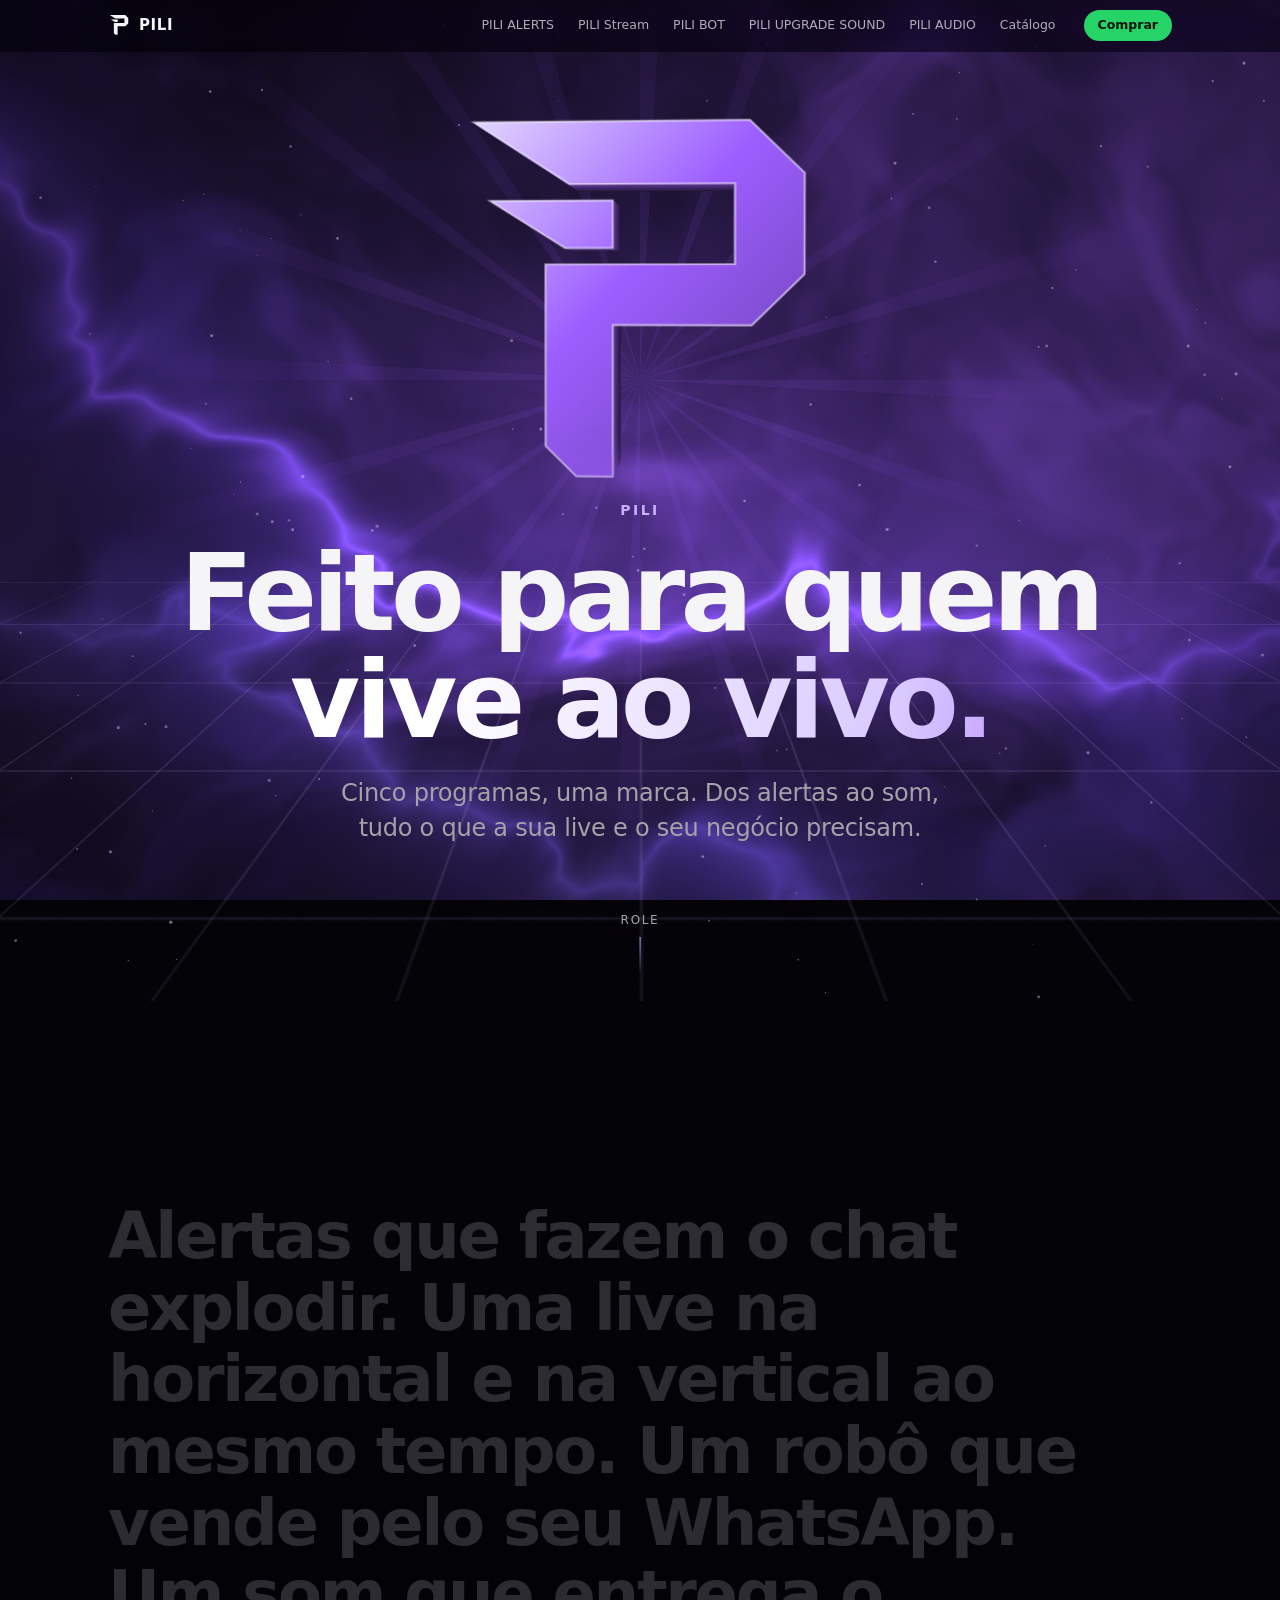
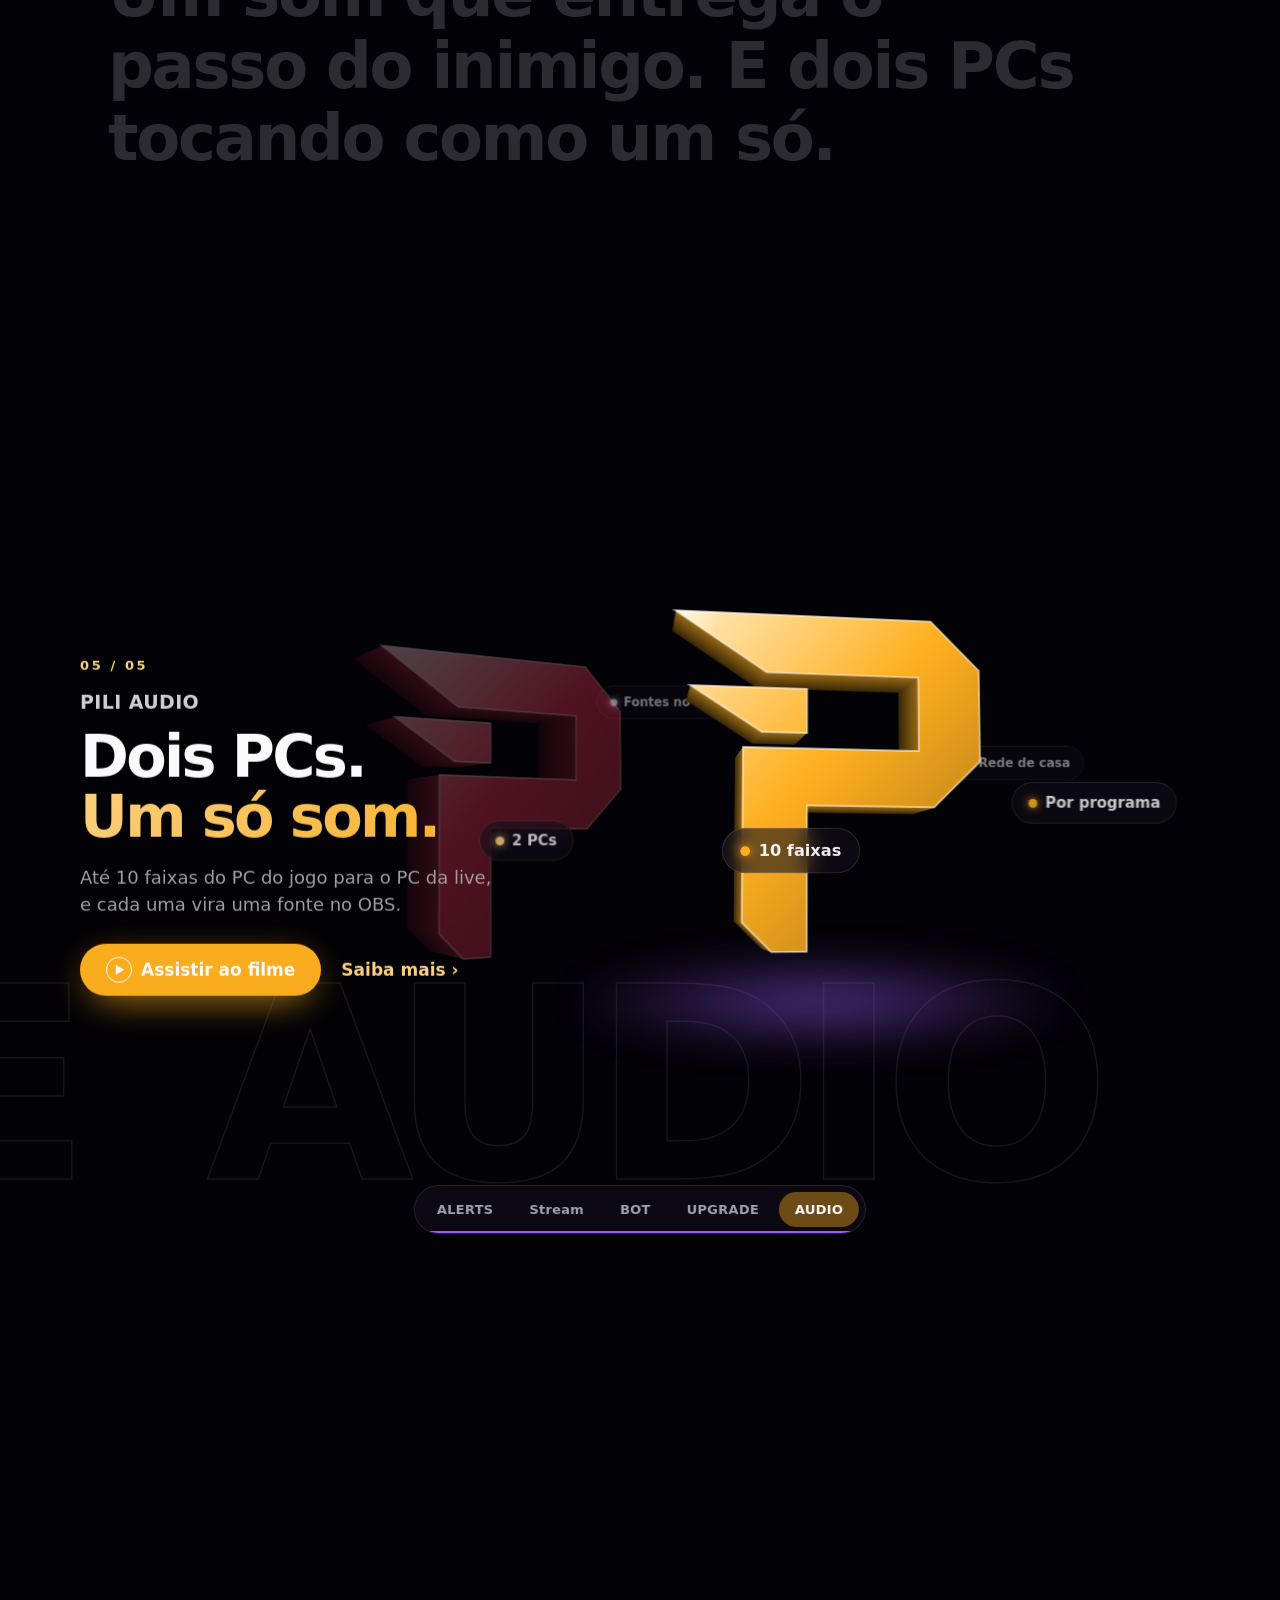
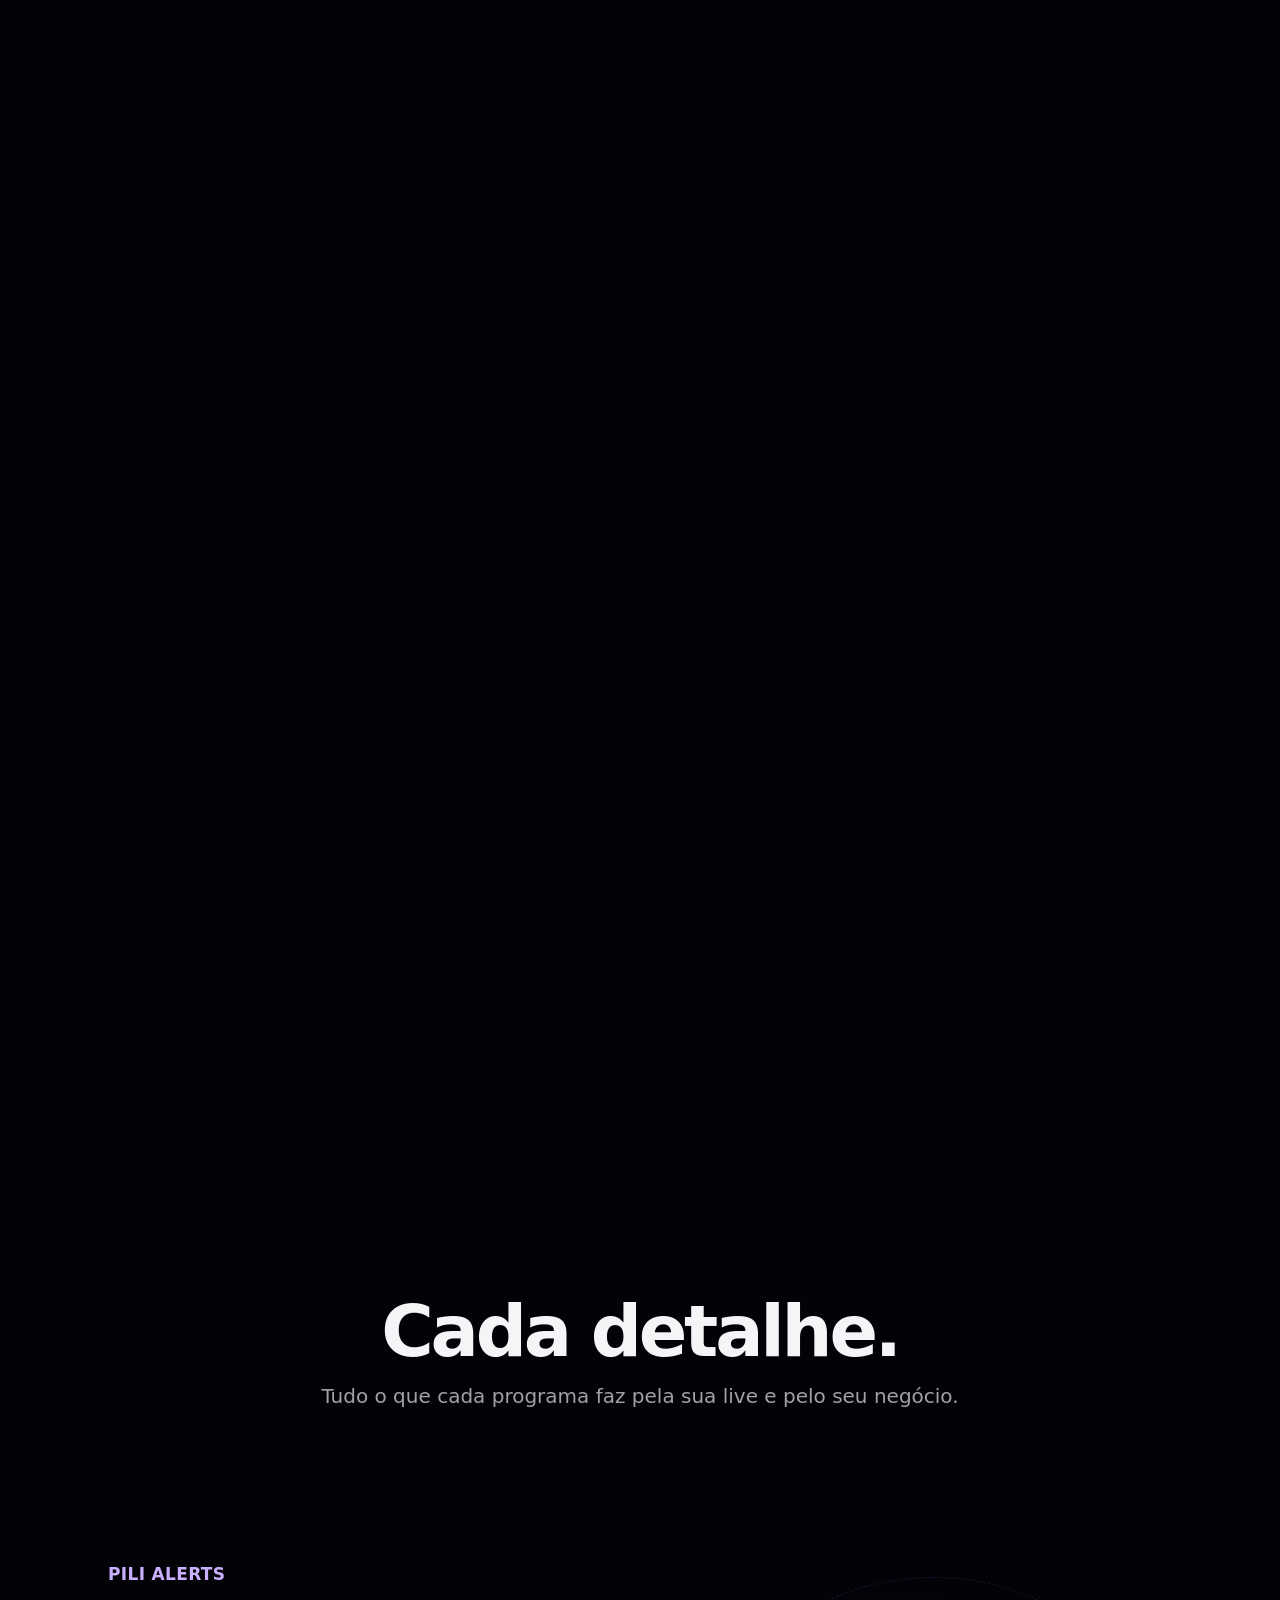
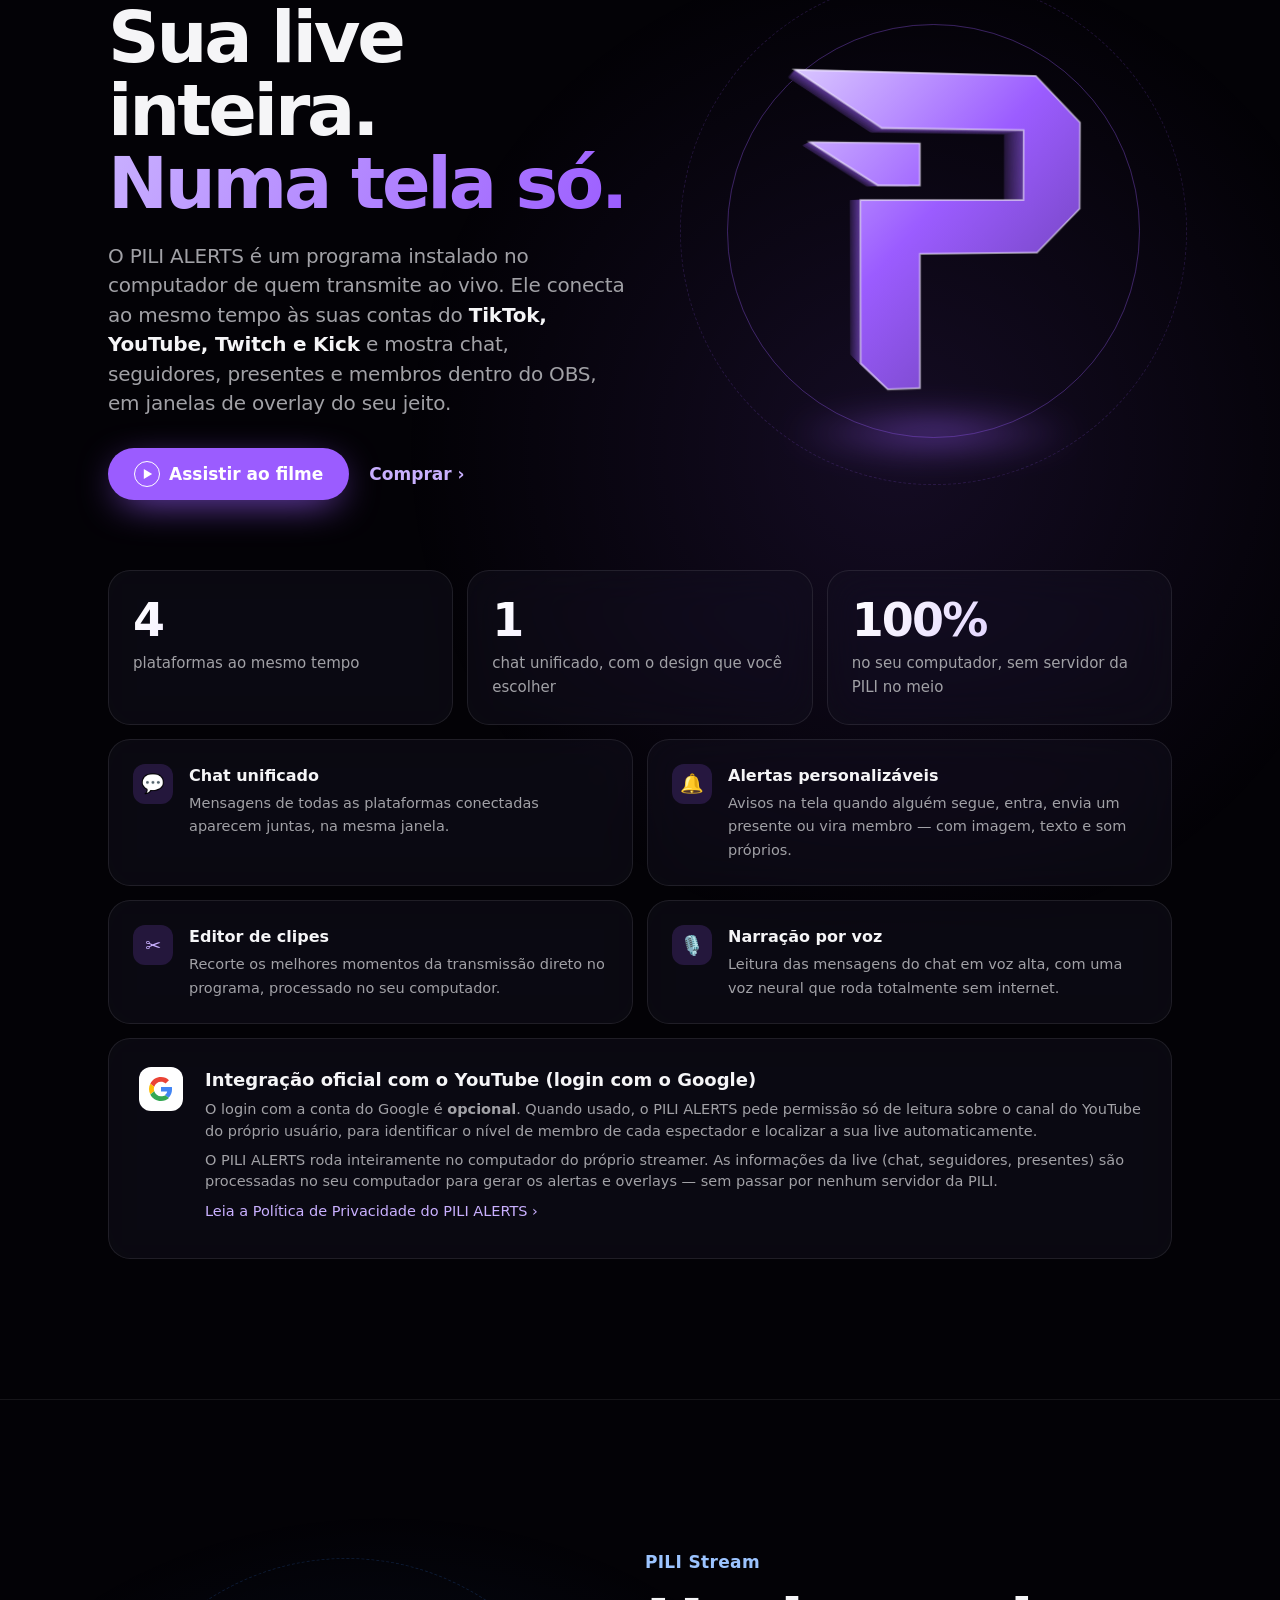
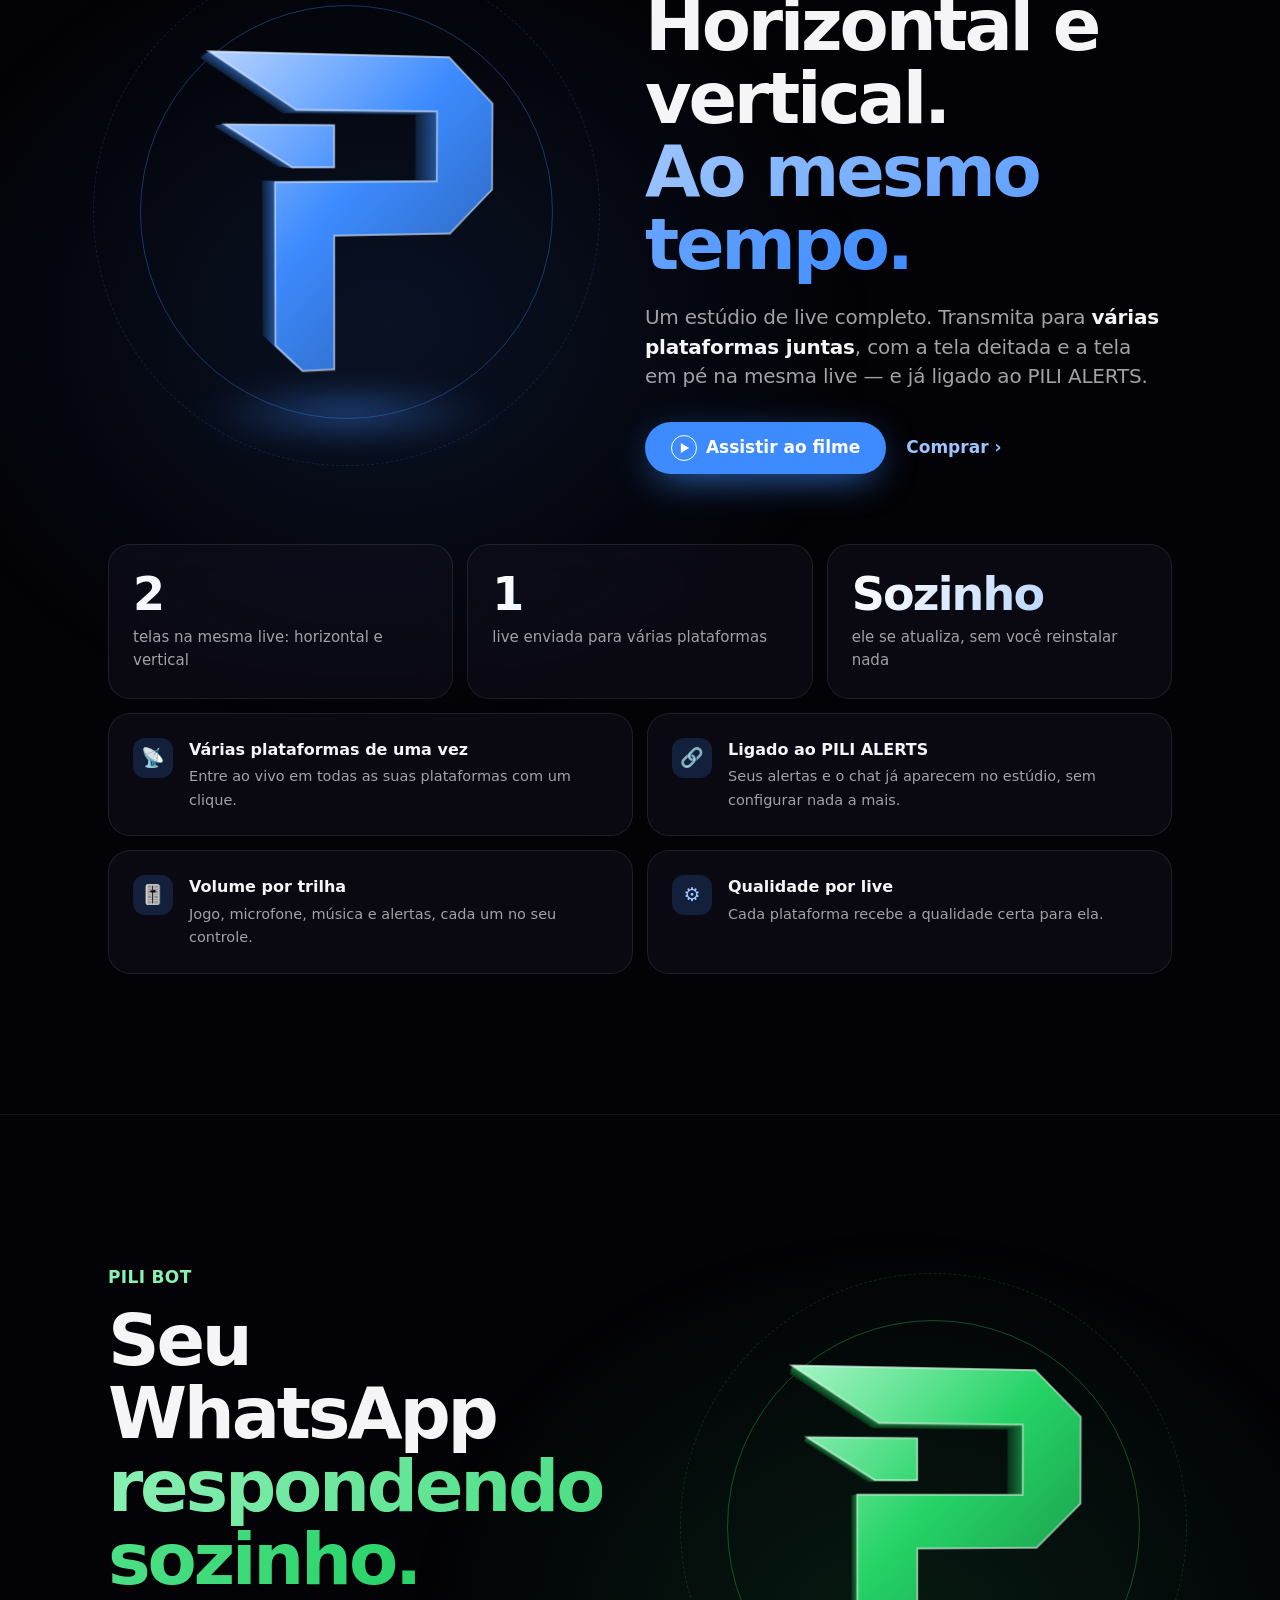
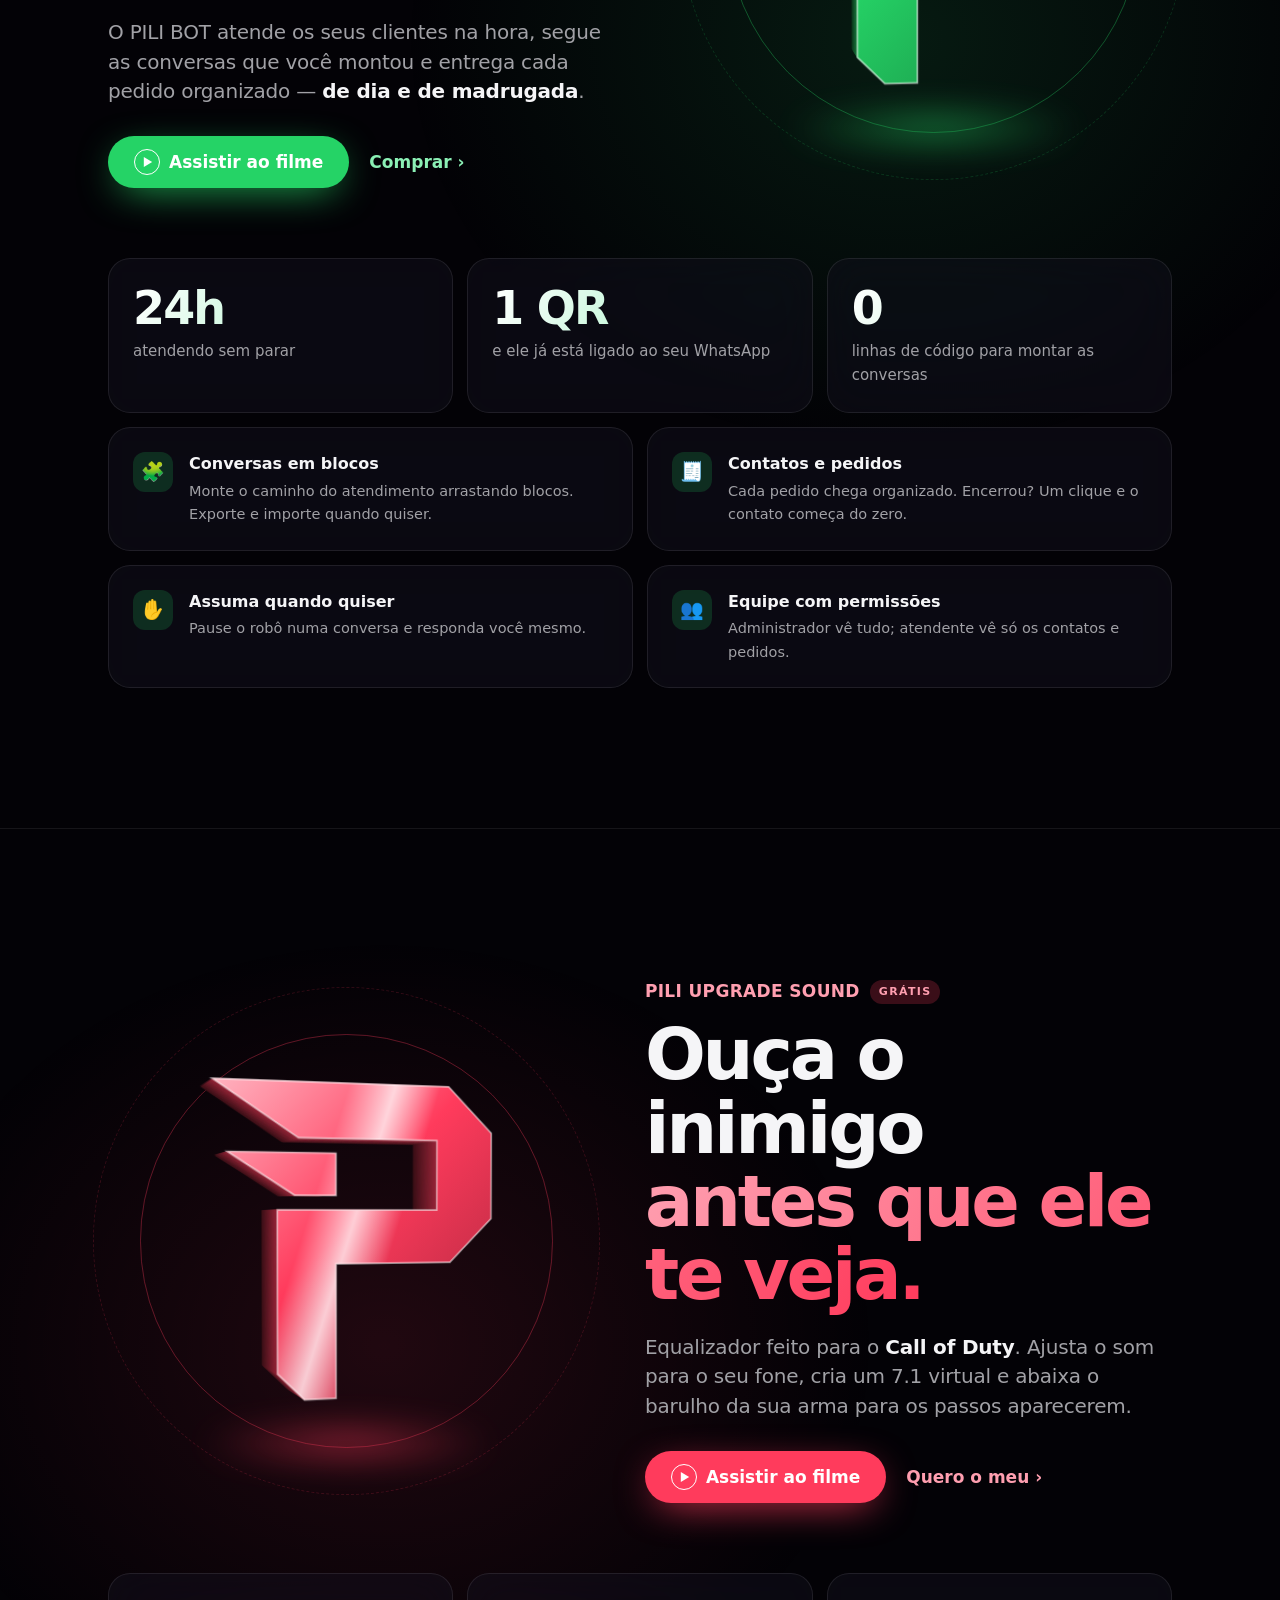
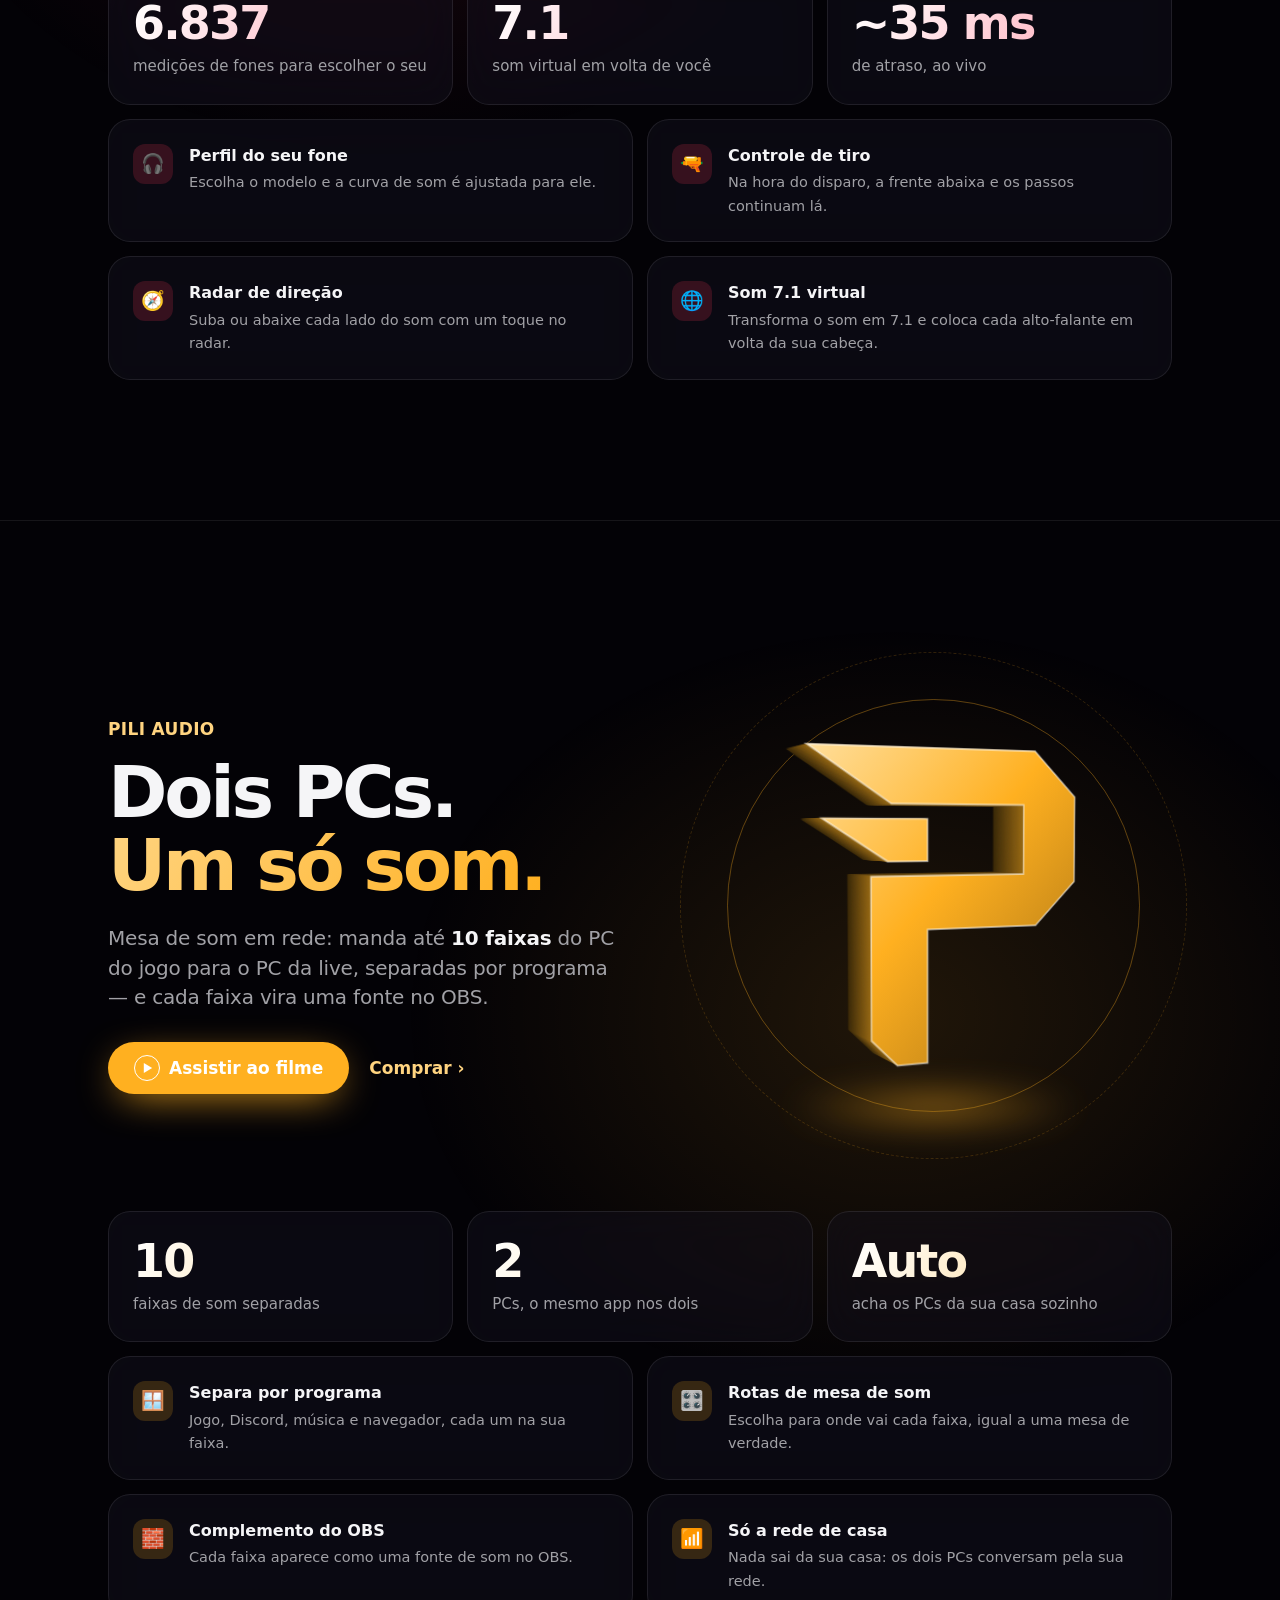
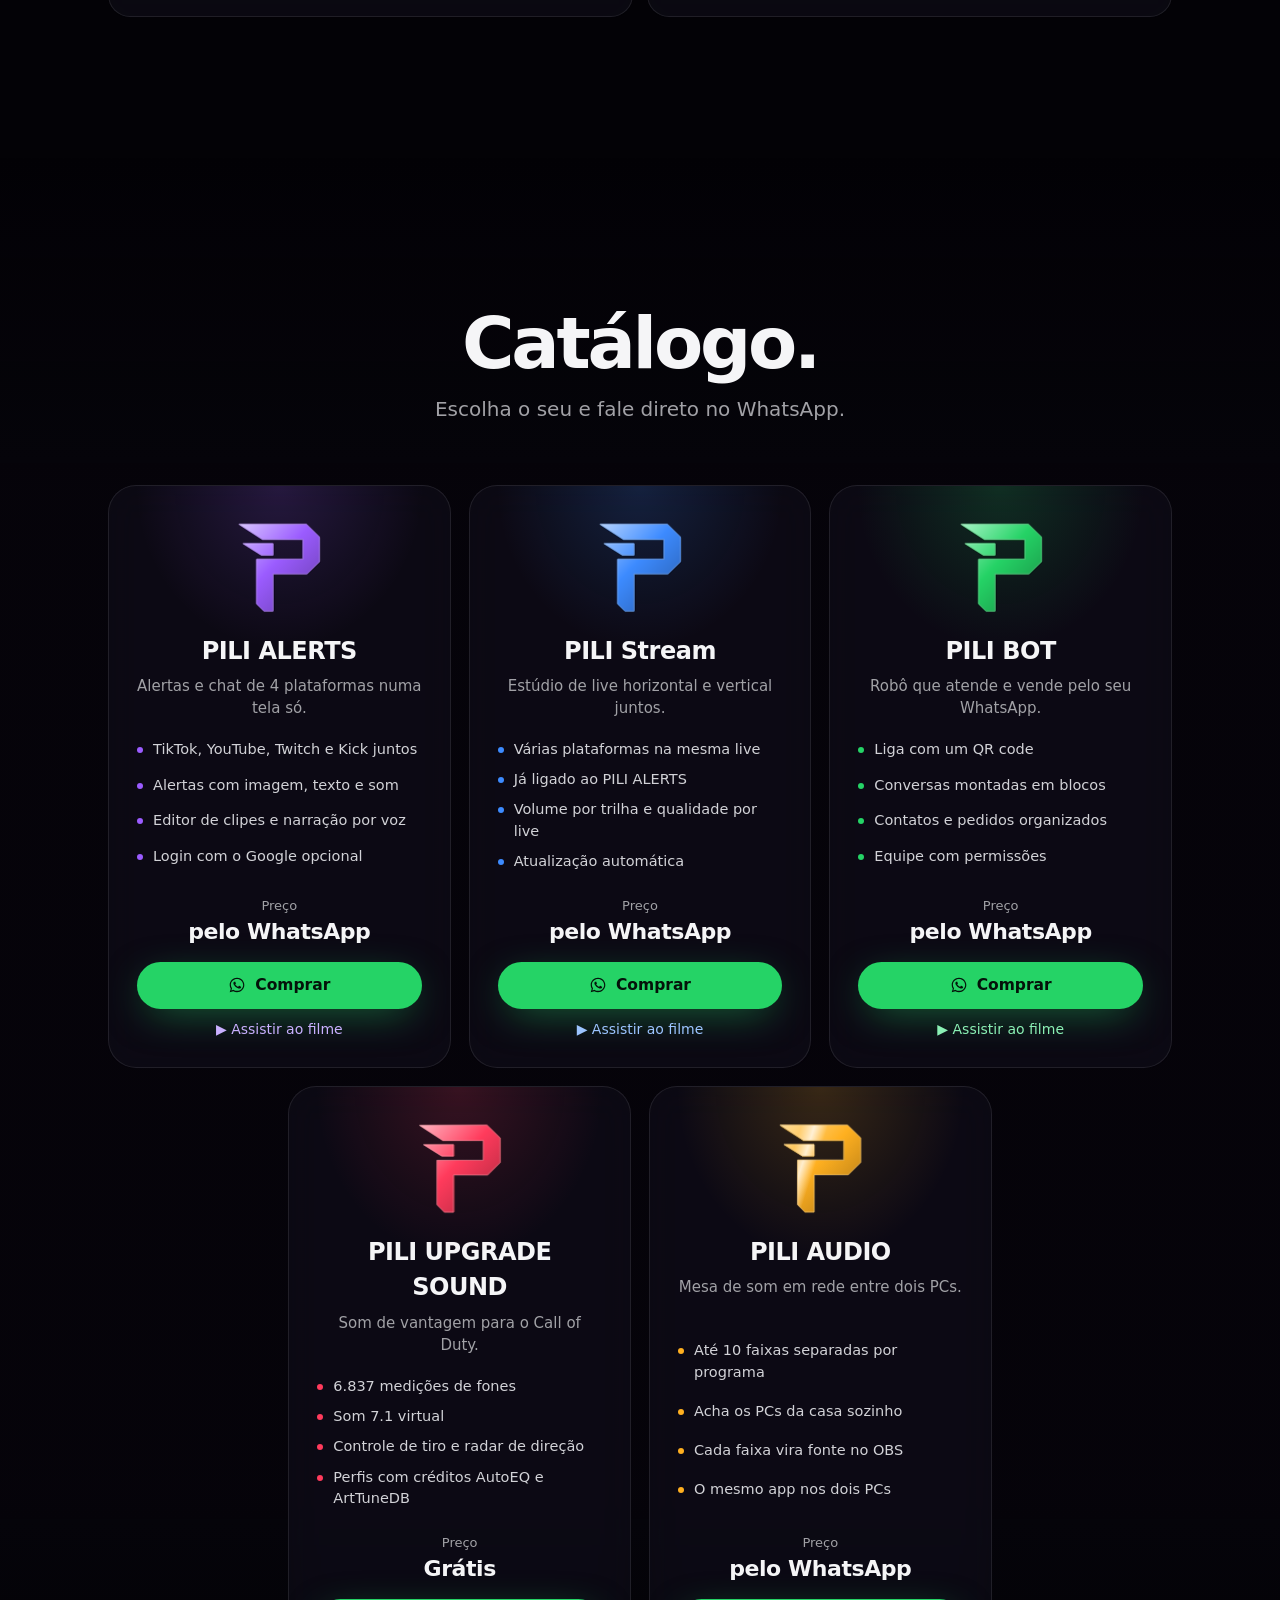
<file: index.html>
<!DOCTYPE html>
<html lang="pt-BR">
<head>
<meta charset="UTF-8">
<meta name="viewport" content="width=device-width, initial-scale=1.0">
<title>PILI — PILI ALERTS, PILI Stream, PILI BOT, PILI UPGRADE SOUND e PILI AUDIO</title>
<meta name="description" content="PILI ALERTS é um programa de alertas e overlays para quem transmite ao vivo no TikTok, YouTube, Twitch e Kick — tudo numa única tela, ao mesmo tempo. Conheça também PILI Stream, PILI BOT, PILI UPGRADE SOUND e PILI AUDIO.">
<meta name="theme-color" content="#000000">
<meta property="og:title" content="PILI — feito para quem vive ao vivo">
<meta property="og:description" content="PILI ALERTS, PILI Stream, PILI BOT, PILI UPGRADE SOUND e PILI AUDIO.">
<meta property="og:image" content="logo.png">
<link rel="icon" href="logo.png">
<link rel="stylesheet" href="assets/site.css?v=3">
<link rel="stylesheet" href="assets/vivo.css?v=3">
</head>
<body>

<!-- ícones -->
<svg width="0" height="0" style="position:absolute" aria-hidden="true">
  <defs>
    <symbol id="i-whats" viewBox="0 0 32 32"><path fill="currentColor" d="M16 3C8.8 3 3 8.7 3 15.8c0 2.5.7 4.9 2 7L3 29l6.4-2c2 1.1 4.3 1.7 6.6 1.7 7.2 0 13-5.7 13-12.8C29 8.7 23.2 3 16 3zm0 23.4c-2.1 0-4.1-.6-5.8-1.7l-.4-.3-3.8 1.2 1.2-3.7-.3-.4c-1.2-1.8-1.8-3.8-1.8-5.9C5.1 9.9 10 5.2 16 5.2s10.9 4.7 10.9 10.6S22 26.4 16 26.4zm6-7.9c-.3-.2-1.9-.9-2.2-1s-.5-.2-.7.2-.8 1-1 1.2-.4.2-.7.1a8.9 8.9 0 0 1-4.4-3.8c-.3-.6.3-.5 1-1.7.1-.2 0-.4 0-.6l-1-2.4c-.3-.6-.5-.5-.7-.5h-.6c-.2 0-.6.1-.9.4s-1.2 1.1-1.2 2.7 1.2 3.2 1.4 3.4c.2.2 2.4 3.6 5.8 5 2.2.9 3 1 4.1.8.7-.1 1.9-.8 2.2-1.5.3-.7.3-1.4.2-1.5 0-.2-.3-.3-.6-.5z"/></symbol>
    <symbol id="i-play" viewBox="0 0 10 12"><path fill="currentColor" d="M0 0l10 6-10 6z"/></symbol>
    <symbol id="i-p" viewBox="250 190 560 600"><path fill="currentColor" d="M280 218 L700 218 L782 298 L782 450 L703 527 L493 527 L493 758 L437 758 L390 712 L390 435 L678 435 L678 313 L427 313 Z M305 338 L493 338 L493 410 L420 410 Z"/></symbol>
  </defs>
</svg>

<!-- fundo vivo -->
<canvas id="fundo-vivo" aria-hidden="true"></canvas>
<div class="granulado" aria-hidden="true"></div>
<div class="luz-cursor" id="luz-cursor" aria-hidden="true"></div>

<header class="barra" id="barra">
  <div class="miolo">
    <a class="marca" href="#topo"><svg><use href="#i-p"/></svg>PILI</a>
    <nav>
      <a href="#alerts">PILI ALERTS</a>
      <a href="#stream">PILI Stream</a>
      <a href="#bot">PILI BOT</a>
      <a href="#upgrade">PILI UPGRADE SOUND</a>
      <a href="#audio">PILI AUDIO</a>
      <a href="#catalogo">Catálogo</a>
    </nav>
    <a class="botao-mini" data-whats="Olá! Vim pelo site e quero comprar um programa da PILI." href="#">Comprar</a>
  </div>
</header>

<main id="topo">

<!-- ============ ABERTURA ============ -->
<section class="abertura" id="abertura" data-cor="#9B5CFF" data-cor2="#5C3DFF">
  <div class="raios"></div>
  <div class="piso"></div>
  <canvas id="poeira"></canvas>
  <div class="conteudo miolo" id="abertura-conteudo">
    <div class="palco-logo surge" id="logo-abertura" data-cor="#9B5CFF" data-cor2="#E2D4FF" data-camadas="34" data-fundo="90"></div>
    <div class="olho surge d1">PILI</div>
    <h1 class="surge d2">Feito para quem<br><span>vive ao vivo.</span></h1>
    <p class="sub surge d3">Cinco programas, uma marca. Dos alertas ao som, tudo o que a sua live e o seu negócio precisam.</p>
    <div class="botoes surge d4">
      <a class="botao cheio" href="#catalogo">Ver o catálogo</a>
      <a class="botao whats" data-whats="Olá! Vim pelo site e quero saber mais sobre os programas da PILI." href="#"><svg><use href="#i-whats"/></svg>Falar no WhatsApp</a>
    </div>
  </div>
  <div class="desce">Role<i></i></div>
</section>

<!-- ============ FRASE QUE ACENDE ============ -->
<section class="acende" data-cor="#9B5CFF" data-cor2="#3D8BFF">
  <div class="miolo">
    <p id="frase">Alertas que fazem o chat explodir. Uma live na horizontal e na vertical ao mesmo tempo. Um robô que vende pelo seu WhatsApp. Um som que entrega o passo do inimigo. E dois PCs tocando como um só.</p>
  </div>
</section>

<!-- ============ PASSEIO PELOS PRODUTOS (rola e troca) ============ -->
<section class="passeio" id="passeio">
  <div class="passeio-fixo">
    <div class="passeio-gigante" aria-hidden="true"><span>ALERTS</span><span>STREAM</span><span>BOT</span><span>UPGRADE</span><span>AUDIO</span></div>
    <div class="passeio-palco" id="passeio-palco">
      <div class="passeio-chao"></div>
      <div class="passeio-logo" data-cor="#9B5CFF" data-cor2="#E2D4FF"></div>
      <div class="passeio-logo" data-cor="#3D8BFF" data-cor2="#CFE2FF"></div>
      <div class="passeio-logo" data-cor="#25D366" data-cor2="#D2FBE2"></div>
      <div class="passeio-logo" data-cor="#FF3B5C" data-cor2="#FFD2DA"></div>
      <div class="passeio-logo" data-cor="#FFB020" data-cor2="#FFEBC2"></div>
      <div class="passeio-orbita" id="passeio-orbita"></div>
    </div>
    <div class="passeio-textos">
      <div class="passeio-item" style="--c:#9B5CFF;--c2:#C9B0FF">
        <div class="passeio-num">01 / 05</div>
        <h3>PILI ALERTS</h3>
        <p class="frase-grande">Sua live inteira. <span>Numa tela só.</span></p>
        <p>Chat, seguidores, presentes e membros do TikTok, YouTube, Twitch e Kick juntos, direto no OBS.</p>
        <div class="botoes"><button class="botao cheio" data-filme="alerts"><span class="play"><svg><use href="#i-play"/></svg></span>Assistir ao filme</button><a class="botao vazado" href="#alerts">Saiba mais ›</a></div>
      </div>
      <div class="passeio-item" style="--c:#3D8BFF;--c2:#9CC4FF">
        <div class="passeio-num">02 / 05</div>
        <h3>PILI Stream</h3>
        <p class="frase-grande">Horizontal e vertical. <span>Ao mesmo tempo.</span></p>
        <p>Um estúdio de live completo, para várias plataformas juntas e já ligado ao PILI ALERTS.</p>
        <div class="botoes"><button class="botao cheio" data-filme="stream"><span class="play"><svg><use href="#i-play"/></svg></span>Assistir ao filme</button><a class="botao vazado" href="#stream">Saiba mais ›</a></div>
      </div>
      <div class="passeio-item" style="--c:#25D366;--c2:#8BF0B5">
        <div class="passeio-num">03 / 05</div>
        <h3>PILI BOT</h3>
        <p class="frase-grande">Seu WhatsApp <span>vendendo sozinho.</span></p>
        <p>Responde na hora, segue as conversas que você montou e entrega cada pedido organizado.</p>
        <div class="botoes"><button class="botao cheio" data-filme="bot"><span class="play"><svg><use href="#i-play"/></svg></span>Assistir ao filme</button><a class="botao vazado" href="#bot">Saiba mais ›</a></div>
      </div>
      <div class="passeio-item" style="--c:#FF3B5C;--c2:#FF9FB0">
        <div class="passeio-num">04 / 05 · GRÁTIS</div>
        <h3>PILI UPGRADE SOUND</h3>
        <p class="frase-grande">Ouça o inimigo <span>antes que ele te veja.</span></p>
        <p>Som ajustado para o seu fone, 7.1 virtual e controle de tiro para o Call of Duty.</p>
        <div class="botoes"><button class="botao cheio" data-filme="upgrade"><span class="play"><svg><use href="#i-play"/></svg></span>Assistir ao filme</button><a class="botao vazado" href="#upgrade">Saiba mais ›</a></div>
      </div>
      <div class="passeio-item" style="--c:#FFB020;--c2:#FFD480">
        <div class="passeio-num">05 / 05</div>
        <h3>PILI AUDIO</h3>
        <p class="frase-grande">Dois PCs. <span>Um só som.</span></p>
        <p>Até 10 faixas do PC do jogo para o PC da live, e cada uma vira uma fonte no OBS.</p>
        <div class="botoes"><button class="botao cheio" data-filme="audio"><span class="play"><svg><use href="#i-play"/></svg></span>Assistir ao filme</button><a class="botao vazado" href="#audio">Saiba mais ›</a></div>
      </div>
    </div>
    <nav class="passeio-pontos" id="passeio-pontos" aria-label="Produtos">
      <button style="--c:#9B5CFF">ALERTS</button><button style="--c:#3D8BFF">Stream</button><button style="--c:#25D366">BOT</button><button style="--c:#FF3B5C">UPGRADE</button><button style="--c:#FFB020">AUDIO</button>
      <i id="passeio-barra"></i>
    </nav>
    <div class="passeio-dica">Role para passar pelos produtos</div>
  </div>
</section>

<section class="detalhe-titulo" data-cor="#9B5CFF" data-cor2="#FFB020">
  <div class="miolo titulo-secao surge">
    <h2>Cada detalhe.</h2>
    <p>Tudo o que cada programa faz pela sua live e pelo seu negócio.</p>
  </div>
</section>

<!-- ============ PILI ALERTS ============ -->
<section class="produto" id="alerts" style="--c:#9B5CFF;--c2:#C9B0FF">
  <div class="miolo">
    <div class="grade">
      <div class="texto">
        <div class="nome surge">PILI ALERTS</div>
        <h2 class="surge d1">Sua live inteira.<br><span class="cor">Numa tela só.</span></h2>
        <p class="surge d2">O PILI ALERTS é um programa instalado no computador de quem transmite ao vivo. Ele conecta ao mesmo tempo às suas contas do <b>TikTok, YouTube, Twitch e Kick</b> e mostra chat, seguidores, presentes e membros dentro do OBS, em janelas de overlay do seu jeito.</p>
        <div class="botoes surge d3">
          <button class="botao cheio" data-filme="alerts"><span class="play"><svg><use href="#i-play"/></svg></span>Assistir ao filme</button>
          <a class="botao vazado" data-whats="Olá! Quero comprar o PILI ALERTS." href="#">Comprar ›</a>
        </div>
      </div>
      <div class="vitrine surge" data-filme="alerts" title="Assistir ao filme do PILI ALERTS">
        <div class="anel"></div><div class="anel"></div><div class="chao"></div>
        <div class="logo-produto" data-cor="#9B5CFF" data-cor2="#D9C6FF"></div>
        <div class="dica">▶ Toque para assistir</div>
      </div>
    </div>

    <div class="numeros">
      <div class="numero surge"><strong>4</strong><span>plataformas ao mesmo tempo</span></div>
      <div class="numero surge d1"><strong>1</strong><span>chat unificado, com o design que você escolher</span></div>
      <div class="numero surge d2"><strong>100%</strong><span>no seu computador, sem servidor da PILI no meio</span></div>
    </div>
    <div class="recursos">
      <div class="recurso surge"><i>💬</i><div><b>Chat unificado</b><span>Mensagens de todas as plataformas conectadas aparecem juntas, na mesma janela.</span></div></div>
      <div class="recurso surge d1"><i>🔔</i><div><b>Alertas personalizáveis</b><span>Avisos na tela quando alguém segue, entra, envia um presente ou vira membro — com imagem, texto e som próprios.</span></div></div>
      <div class="recurso surge"><i>✂️</i><div><b>Editor de clipes</b><span>Recorte os melhores momentos da transmissão direto no programa, processado no seu computador.</span></div></div>
      <div class="recurso surge d1"><i>🎙️</i><div><b>Narração por voz</b><span>Leitura das mensagens do chat em voz alta, com uma voz neural que roda totalmente sem internet.</span></div></div>
    </div>
    <div class="google surge">
      <div class="g"><svg width="24" height="24" viewBox="0 0 48 48"><path fill="#EA4335" d="M24 9.5c3.5 0 6.6 1.2 9.1 3.6l6.8-6.8C35.8 2.4 30.3 0 24 0 14.6 0 6.6 5.4 2.6 13.3l7.9 6.1C12.4 13.7 17.7 9.5 24 9.5z"/><path fill="#4285F4" d="M46.1 24.5c0-1.6-.1-3.1-.4-4.5H24v9h12.4c-.5 2.9-2.2 5.3-4.6 6.9l7.4 5.7c4.3-4 6.9-9.9 6.9-17.1z"/><path fill="#FBBC05" d="M10.5 28.6c-.5-1.4-.8-3-.8-4.6s.3-3.2.8-4.6l-7.9-6.1C.9 16.6 0 20.2 0 24s.9 7.4 2.6 10.7l7.9-6.1z"/><path fill="#34A853" d="M24 48c6.5 0 11.9-2.1 15.9-5.8l-7.4-5.7c-2.1 1.4-4.8 2.2-8.5 2.2-6.3 0-11.6-4.2-13.5-10l-7.9 6.1C6.6 42.6 14.6 48 24 48z"/></svg></div>
      <div>
        <h3>Integração oficial com o YouTube (login com o Google)</h3>
        <p>O login com a conta do Google é <b>opcional</b>. Quando usado, o PILI ALERTS pede permissão só de leitura sobre o canal do YouTube do próprio usuário, para identificar o nível de membro de cada espectador e localizar a sua live automaticamente.</p>
        <p>O PILI ALERTS roda inteiramente no computador do próprio streamer. As informações da live (chat, seguidores, presentes) são processadas no seu computador para gerar os alertas e overlays — sem passar por nenhum servidor da PILI.</p>
        <p><a href="privacidade.html">Leia a Política de Privacidade do PILI ALERTS ›</a></p>
      </div>
    </div>
  </div>
</section>

<!-- ============ PILI STREAM ============ -->
<section class="produto inverte" id="stream" style="--c:#3D8BFF;--c2:#9CC4FF">
  <div class="miolo">
    <div class="grade">
      <div class="texto">
        <div class="nome surge">PILI Stream</div>
        <h2 class="surge d1">Horizontal e vertical.<br><span class="cor">Ao mesmo tempo.</span></h2>
        <p class="surge d2">Um estúdio de live completo. Transmita para <b>várias plataformas juntas</b>, com a tela deitada e a tela em pé na mesma live — e já ligado ao PILI ALERTS.</p>
        <div class="botoes surge d3">
          <button class="botao cheio" data-filme="stream"><span class="play"><svg><use href="#i-play"/></svg></span>Assistir ao filme</button>
          <a class="botao vazado" data-whats="Olá! Quero comprar o PILI Stream." href="#">Comprar ›</a>
        </div>
      </div>
      <div class="vitrine surge" data-filme="stream" title="Assistir ao filme do PILI Stream">
        <div class="anel"></div><div class="anel"></div><div class="chao"></div>
        <div class="logo-produto" data-cor="#3D8BFF" data-cor2="#B5D3FF"></div>
        <div class="dica">▶ Toque para assistir</div>
      </div>
    </div>
    <div class="numeros">
      <div class="numero surge"><strong>2</strong><span>telas na mesma live: horizontal e vertical</span></div>
      <div class="numero surge d1"><strong>1</strong><span>live enviada para várias plataformas</span></div>
      <div class="numero surge d2"><strong>Sozinho</strong><span>ele se atualiza, sem você reinstalar nada</span></div>
    </div>
    <div class="recursos">
      <div class="recurso surge"><i>📡</i><div><b>Várias plataformas de uma vez</b><span>Entre ao vivo em todas as suas plataformas com um clique.</span></div></div>
      <div class="recurso surge d1"><i>🔗</i><div><b>Ligado ao PILI ALERTS</b><span>Seus alertas e o chat já aparecem no estúdio, sem configurar nada a mais.</span></div></div>
      <div class="recurso surge"><i>🎚️</i><div><b>Volume por trilha</b><span>Jogo, microfone, música e alertas, cada um no seu controle.</span></div></div>
      <div class="recurso surge d1"><i>⚙️</i><div><b>Qualidade por live</b><span>Cada plataforma recebe a qualidade certa para ela.</span></div></div>
    </div>
  </div>
</section>

<!-- ============ PILI BOT ============ -->
<section class="produto" id="bot" style="--c:#25D366;--c2:#8BF0B5">
  <div class="miolo">
    <div class="grade">
      <div class="texto">
        <div class="nome surge">PILI BOT</div>
        <h2 class="surge d1">Seu WhatsApp<br><span class="cor">respondendo sozinho.</span></h2>
        <p class="surge d2">O PILI BOT atende os seus clientes na hora, segue as conversas que você montou e entrega cada pedido organizado — <b>de dia e de madrugada</b>.</p>
        <div class="botoes surge d3">
          <button class="botao cheio" data-filme="bot"><span class="play"><svg><use href="#i-play"/></svg></span>Assistir ao filme</button>
          <a class="botao vazado" data-whats="Olá! Quero comprar o PILI BOT." href="#">Comprar ›</a>
        </div>
      </div>
      <div class="vitrine surge" data-filme="bot" title="Assistir ao filme do PILI BOT">
        <div class="anel"></div><div class="anel"></div><div class="chao"></div>
        <div class="logo-produto" data-cor="#25D366" data-cor2="#A6F5C6"></div>
        <div class="dica">▶ Toque para assistir</div>
      </div>
    </div>
    <div class="numeros">
      <div class="numero surge"><strong>24h</strong><span>atendendo sem parar</span></div>
      <div class="numero surge d1"><strong>1 QR</strong><span>e ele já está ligado ao seu WhatsApp</span></div>
      <div class="numero surge d2"><strong>0</strong><span>linhas de código para montar as conversas</span></div>
    </div>
    <div class="recursos">
      <div class="recurso surge"><i>🧩</i><div><b>Conversas em blocos</b><span>Monte o caminho do atendimento arrastando blocos. Exporte e importe quando quiser.</span></div></div>
      <div class="recurso surge d1"><i>🧾</i><div><b>Contatos e pedidos</b><span>Cada pedido chega organizado. Encerrou? Um clique e o contato começa do zero.</span></div></div>
      <div class="recurso surge"><i>✋</i><div><b>Assuma quando quiser</b><span>Pause o robô numa conversa e responda você mesmo.</span></div></div>
      <div class="recurso surge d1"><i>👥</i><div><b>Equipe com permissões</b><span>Administrador vê tudo; atendente vê só os contatos e pedidos.</span></div></div>
    </div>
  </div>
</section>

<!-- ============ PILI UPGRADE SOUND ============ -->
<section class="produto inverte" id="upgrade" style="--c:#FF3B5C;--c2:#FF9FB0">
  <div class="miolo">
    <div class="grade">
      <div class="texto">
        <div class="nome surge">PILI UPGRADE SOUND <em>GRÁTIS</em></div>
        <h2 class="surge d1">Ouça o inimigo<br><span class="cor">antes que ele te veja.</span></h2>
        <p class="surge d2">Equalizador feito para o <b>Call of Duty</b>. Ajusta o som para o seu fone, cria um 7.1 virtual e abaixa o barulho da sua arma para os passos aparecerem.</p>
        <div class="botoes surge d3">
          <button class="botao cheio" data-filme="upgrade"><span class="play"><svg><use href="#i-play"/></svg></span>Assistir ao filme</button>
          <a class="botao vazado" data-whats="Olá! Quero receber o PILI UPGRADE SOUND." href="#">Quero o meu ›</a>
        </div>
      </div>
      <div class="vitrine surge" data-filme="upgrade" title="Assistir ao filme do PILI UPGRADE SOUND">
        <div class="anel"></div><div class="anel"></div><div class="chao"></div>
        <div class="logo-produto" data-cor="#FF3B5C" data-cor2="#FFB3C0"></div>
        <div class="dica">▶ Toque para assistir</div>
      </div>
    </div>
    <div class="numeros">
      <div class="numero surge"><strong>6.837</strong><span>medições de fones para escolher o seu</span></div>
      <div class="numero surge d1"><strong>7.1</strong><span>som virtual em volta de você</span></div>
      <div class="numero surge d2"><strong>~35 ms</strong><span>de atraso, ao vivo</span></div>
    </div>
    <div class="recursos">
      <div class="recurso surge"><i>🎧</i><div><b>Perfil do seu fone</b><span>Escolha o modelo e a curva de som é ajustada para ele.</span></div></div>
      <div class="recurso surge d1"><i>🔫</i><div><b>Controle de tiro</b><span>Na hora do disparo, a frente abaixa e os passos continuam lá.</span></div></div>
      <div class="recurso surge"><i>🧭</i><div><b>Radar de direção</b><span>Suba ou abaixe cada lado do som com um toque no radar.</span></div></div>
      <div class="recurso surge d1"><i>🌐</i><div><b>Som 7.1 virtual</b><span>Transforma o som em 7.1 e coloca cada alto-falante em volta da sua cabeça.</span></div></div>
    </div>
  </div>
</section>

<!-- ============ PILI AUDIO ============ -->
<section class="produto" id="audio" style="--c:#FFB020;--c2:#FFD480">
  <div class="miolo">
    <div class="grade">
      <div class="texto">
        <div class="nome surge">PILI AUDIO</div>
        <h2 class="surge d1">Dois PCs.<br><span class="cor">Um só som.</span></h2>
        <p class="surge d2">Mesa de som em rede: manda até <b>10 faixas</b> do PC do jogo para o PC da live, separadas por programa — e cada faixa vira uma fonte no OBS.</p>
        <div class="botoes surge d3">
          <button class="botao cheio" data-filme="audio"><span class="play"><svg><use href="#i-play"/></svg></span>Assistir ao filme</button>
          <a class="botao vazado" data-whats="Olá! Quero comprar o PILI AUDIO." href="#">Comprar ›</a>
        </div>
      </div>
      <div class="vitrine surge" data-filme="audio" title="Assistir ao filme do PILI AUDIO">
        <div class="anel"></div><div class="anel"></div><div class="chao"></div>
        <div class="logo-produto" data-cor="#FFB020" data-cor2="#FFDE9A"></div>
        <div class="dica">▶ Toque para assistir</div>
      </div>
    </div>
    <div class="numeros">
      <div class="numero surge"><strong>10</strong><span>faixas de som separadas</span></div>
      <div class="numero surge d1"><strong>2</strong><span>PCs, o mesmo app nos dois</span></div>
      <div class="numero surge d2"><strong>Auto</strong><span>acha os PCs da sua casa sozinho</span></div>
    </div>
    <div class="recursos">
      <div class="recurso surge"><i>🪟</i><div><b>Separa por programa</b><span>Jogo, Discord, música e navegador, cada um na sua faixa.</span></div></div>
      <div class="recurso surge d1"><i>🎛️</i><div><b>Rotas de mesa de som</b><span>Escolha para onde vai cada faixa, igual a uma mesa de verdade.</span></div></div>
      <div class="recurso surge"><i>🧱</i><div><b>Complemento do OBS</b><span>Cada faixa aparece como uma fonte de som no OBS.</span></div></div>
      <div class="recurso surge d1"><i>📶</i><div><b>Só a rede de casa</b><span>Nada sai da sua casa: os dois PCs conversam pela sua rede.</span></div></div>
    </div>
  </div>
</section>

<!-- ============ CATÁLOGO ============ -->
<section class="catalogo" id="catalogo" data-cor="#7A4DFF" data-cor2="#3D8BFF">
  <div class="miolo">
    <div class="titulo-secao surge">
      <h2>Catálogo.</h2>
      <p>Escolha o seu e fale direto no WhatsApp.</p>
    </div>
    <div class="cartoes">
      <article class="cartao surge" style="--c:#9B5CFF;--c2:#C9B0FF">
        <div class="mini" data-cor="#9B5CFF" data-cor2="#D9C6FF"></div>
        <h3>PILI ALERTS</h3>
        <p class="uma">Alertas e chat de 4 plataformas numa tela só.</p>
        <ul><li>TikTok, YouTube, Twitch e Kick juntos</li><li>Alertas com imagem, texto e som</li><li>Editor de clipes e narração por voz</li><li>Login com o Google opcional</li></ul>
        <div class="preco">Preço<b>pelo WhatsApp</b></div>
        <a class="botao whats" data-whats="Olá! Quero comprar o PILI ALERTS." href="#"><svg><use href="#i-whats"/></svg>Comprar</a>
        <button class="ver" data-filme="alerts">▶ Assistir ao filme</button>
      </article>
      <article class="cartao surge d1" style="--c:#3D8BFF;--c2:#9CC4FF">
        <div class="mini" data-cor="#3D8BFF" data-cor2="#B5D3FF"></div>
        <h3>PILI Stream</h3>
        <p class="uma">Estúdio de live horizontal e vertical juntos.</p>
        <ul><li>Várias plataformas na mesma live</li><li>Já ligado ao PILI ALERTS</li><li>Volume por trilha e qualidade por live</li><li>Atualização automática</li></ul>
        <div class="preco">Preço<b>pelo WhatsApp</b></div>
        <a class="botao whats" data-whats="Olá! Quero comprar o PILI Stream." href="#"><svg><use href="#i-whats"/></svg>Comprar</a>
        <button class="ver" data-filme="stream">▶ Assistir ao filme</button>
      </article>
      <article class="cartao surge d2" style="--c:#25D366;--c2:#8BF0B5">
        <div class="mini" data-cor="#25D366" data-cor2="#A6F5C6"></div>
        <h3>PILI BOT</h3>
        <p class="uma">Robô que atende e vende pelo seu WhatsApp.</p>
        <ul><li>Liga com um QR code</li><li>Conversas montadas em blocos</li><li>Contatos e pedidos organizados</li><li>Equipe com permissões</li></ul>
        <div class="preco">Preço<b>pelo WhatsApp</b></div>
        <a class="botao whats" data-whats="Olá! Quero comprar o PILI BOT." href="#"><svg><use href="#i-whats"/></svg>Comprar</a>
        <button class="ver" data-filme="bot">▶ Assistir ao filme</button>
      </article>
      <article class="cartao surge" style="--c:#FF3B5C;--c2:#FF9FB0">
        <div class="mini" data-cor="#FF3B5C" data-cor2="#FFB3C0"></div>
        <h3>PILI UPGRADE SOUND</h3>
        <p class="uma">Som de vantagem para o Call of Duty.</p>
        <ul><li>6.837 medições de fones</li><li>Som 7.1 virtual</li><li>Controle de tiro e radar de direção</li><li>Perfis com créditos AutoEQ e ArtTuneDB</li></ul>
        <div class="preco">Preço<b>Grátis</b></div>
        <a class="botao whats" data-whats="Olá! Quero receber o PILI UPGRADE SOUND." href="#"><svg><use href="#i-whats"/></svg>Quero o meu</a>
        <button class="ver" data-filme="upgrade">▶ Assistir ao filme</button>
      </article>
      <article class="cartao surge d1" style="--c:#FFB020;--c2:#FFD480">
        <div class="mini" data-cor="#FFB020" data-cor2="#FFDE9A"></div>
        <h3>PILI AUDIO</h3>
        <p class="uma">Mesa de som em rede entre dois PCs.</p>
        <ul><li>Até 10 faixas separadas por programa</li><li>Acha os PCs da casa sozinho</li><li>Cada faixa vira fonte no OBS</li><li>O mesmo app nos dois PCs</li></ul>
        <div class="preco">Preço<b>pelo WhatsApp</b></div>
        <a class="botao whats" data-whats="Olá! Quero comprar o PILI AUDIO." href="#"><svg><use href="#i-whats"/></svg>Comprar</a>
        <button class="ver" data-filme="audio">▶ Assistir ao filme</button>
      </article>
    </div>
  </div>
</section>

<!-- ============ CHAMADA FINAL ============ -->
<section class="final" data-cor="#25D366" data-cor2="#9B5CFF">
  <div class="miolo">
    <h2 class="surge">Pronto para<br>subir de nível?</h2>
    <p class="surge d1">Fale direto no WhatsApp, tire as suas dúvidas e receba o seu programa hoje.</p>
    <div class="botoes surge d2">
      <a class="botao whats" data-whats="Olá! Vim pelo site e quero comprar um programa da PILI." href="#"><svg><use href="#i-whats"/></svg>Chamar no WhatsApp</a>
    </div>
  </div>
</section>

</main>

<footer>
  <div class="miolo">
    <div>© 2026 PILI · PILI ALERTS, PILI Stream, PILI BOT, PILI UPGRADE SOUND e PILI AUDIO</div>
    <nav>
      <a href="privacidade.html">Política de Privacidade</a>
      <a href="#catalogo">Catálogo</a>
      <a data-whats="Olá! Preciso de ajuda com um programa da PILI." href="#">Suporte no WhatsApp</a>
    </nav>
  </div>
</footer>

<a class="flutua" id="flutua" data-whats="Olá! Vim pelo site e quero comprar um programa da PILI." href="#" aria-label="Falar no WhatsApp"><svg style="color:#04120a"><use href="#i-whats"/></svg></a>

<!-- ============ FILME ============ -->
<div class="cinema" id="cinema" aria-hidden="true">
  <div class="tela">
    <div style="position:relative">
      <button class="fechar" id="fechar" aria-label="Fechar"><svg viewBox="0 0 14 14"><path d="M1 1l12 12M13 1L1 13" stroke="#fff" stroke-width="2" stroke-linecap="round"/></svg></button>
      <div class="quadro" id="quadro"><div class="escala" id="palco"></div></div>
    </div>
    <div class="legenda" id="legenda"></div>
    <div class="controles">
      <button id="tocar" aria-label="Pausar"></button>
      <button id="denovo" aria-label="Ver de novo"><svg viewBox="0 0 16 16"><path d="M3 8a5 5 0 1 0 1.5-3.6M3 2v3h3" fill="none" stroke="#fff" stroke-width="1.8" stroke-linecap="round" stroke-linejoin="round"/></svg></button>
      <div class="linha-tempo" id="linha"><i></i><b></b></div>
      <button class="voz" id="voz" hidden></button>
      <a class="comprar" id="comprar-filme" href="#"><span style="display:flex;gap:7px;align-items:center;padding:0 16px;height:40px"><svg width="18" height="18"><use href="#i-whats"/></svg>Comprar</span></a>
    </div>
  </div>
</div>

<script src="assets/site.js?v=3"></script>
<script src="assets/filmes.js?v=3"></script>
<script src="assets/vivo.js?v=3"></script>
<script src="assets/sensor.js?v=3"></script>
</body>
</html>
</file>
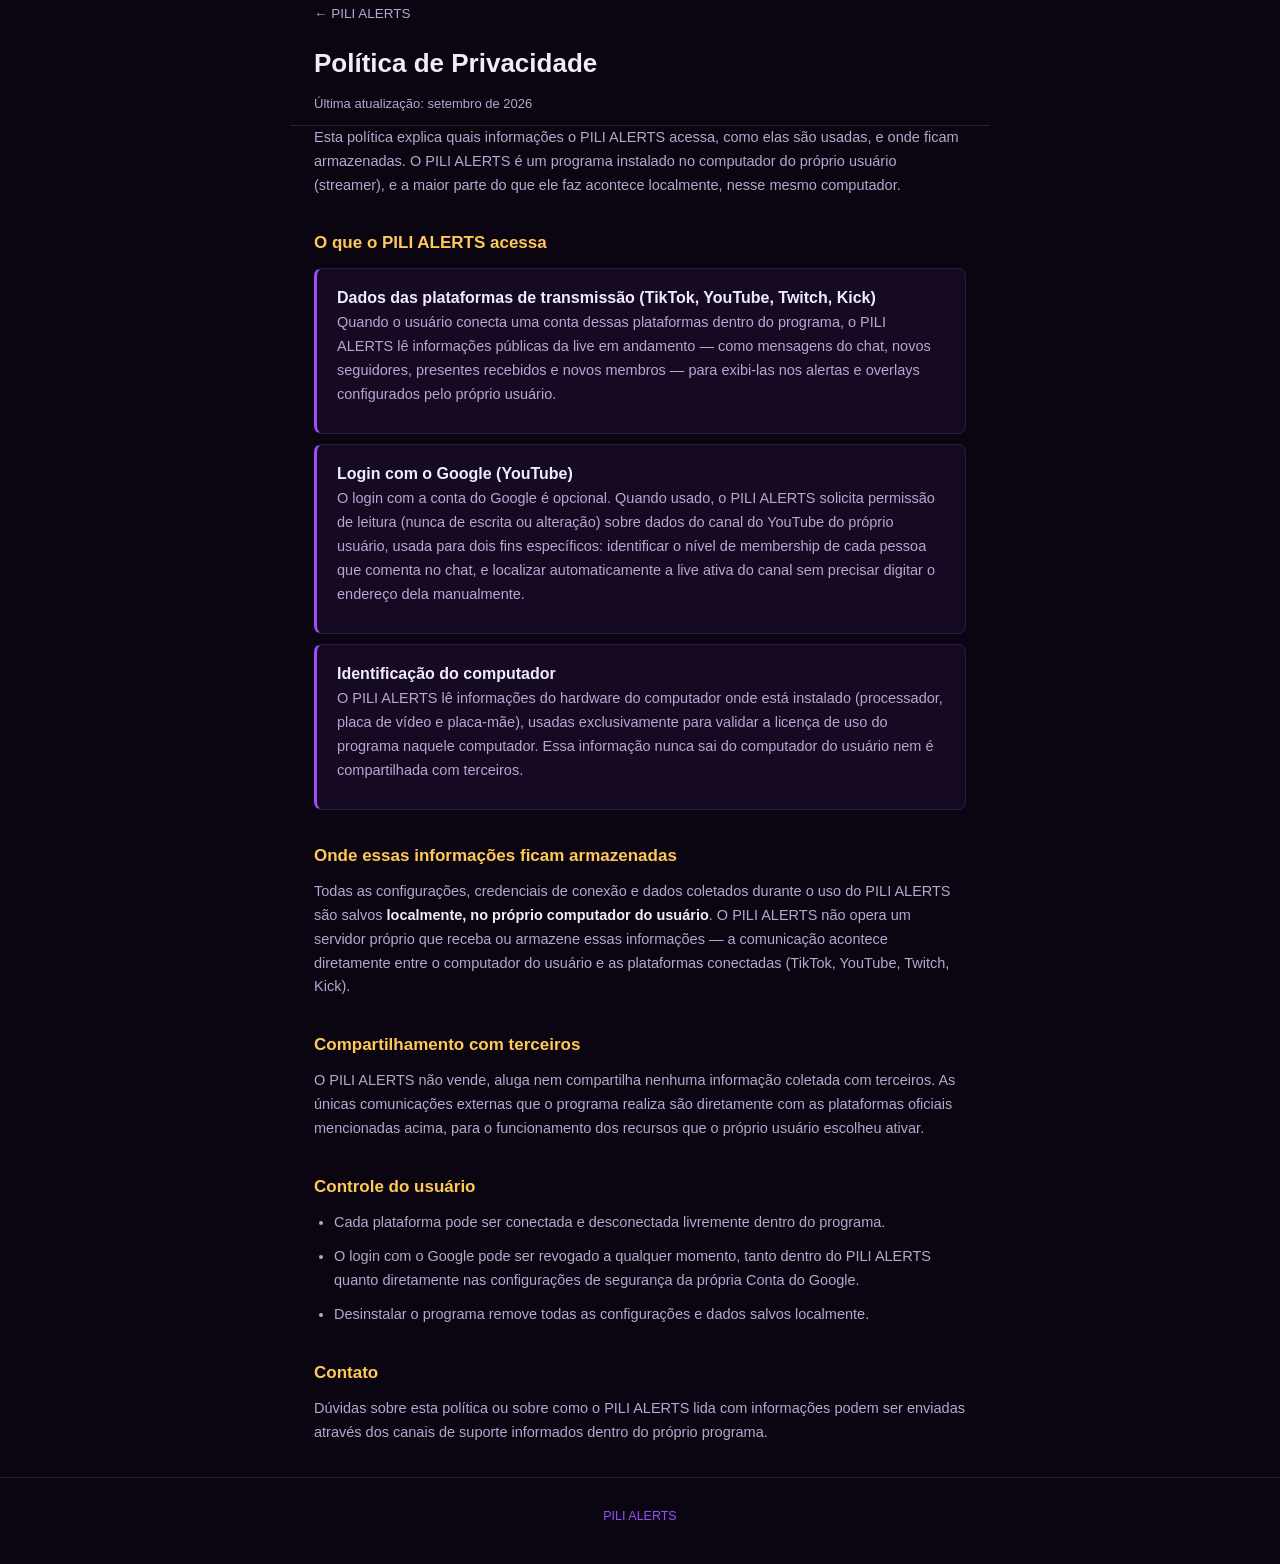
<file: privacidade.html>
<!DOCTYPE html>
<html lang="pt-BR">
<head>
<meta charset="UTF-8">
<meta name="viewport" content="width=device-width, initial-scale=1.0">
<title>Política de Privacidade — PILI ALERTS</title>
<style>
  :root {
    --bg: #0a0510;
    --bg-card: #150a22;
    --border: #2d1846;
    --text: #f2ecfa;
    --text-dim: #b7a6d1;
    --magenta: #ff1f8f;
    --purple: #9b4dff;
    --gold: #ffc857;
  }
  * { box-sizing: border-box; margin: 0; padding: 0; }
  body {
    background: var(--bg);
    color: var(--text);
    font-family: 'Segoe UI', 'Helvetica Neue', Arial, sans-serif;
    line-height: 1.65;
  }
  .wrap { max-width: 700px; margin: 0 auto; padding: 0 24px; }
  header {
    padding: 44px 0 32px;
    border-bottom: 1px solid var(--border);
  }
  header a {
    color: var(--text-dim);
    text-decoration: none;
    font-size: 13.5px;
  }
  header a:hover { color: var(--purple); }
  header h1 { font-size: 26px; margin-top: 16px; }
  header p.updated { color: var(--text-dim); font-size: 13px; margin-top: 8px; }

  main { padding: 40px 0 60px; }
  section { margin-bottom: 32px; }
  h2 {
    font-size: 17px;
    color: var(--gold);
    margin-bottom: 10px;
  }
  p, li { color: var(--text-dim); font-size: 14.5px; margin-bottom: 10px; }
  ul { padding-left: 20px; margin-bottom: 10px; }
  strong { color: var(--text); }

  .box {
    background: var(--bg-card);
    border: 1px solid var(--border);
    border-left: 3px solid var(--purple);
    border-radius: 8px;
    padding: 16px 20px;
    margin-bottom: 10px;
  }

  footer {
    border-top: 1px solid var(--border);
    padding: 28px 0;
    text-align: center;
  }
  footer p { color: #7a6a92; font-size: 12.5px; }
  footer a { color: var(--purple); text-decoration: none; }
</style>
</head>
<body>

<header class="wrap">
  <a href="index.html">← PILI ALERTS</a>
  <h1>Política de Privacidade</h1>
  <p class="updated">Última atualização: setembro de 2026</p>
</header>

<main class="wrap">

  <section>
    <p>Esta política explica quais informações o PILI ALERTS acessa, como elas são usadas, e onde ficam armazenadas. O PILI ALERTS é um programa instalado no computador do próprio usuário (streamer), e a maior parte do que ele faz acontece localmente, nesse mesmo computador.</p>
  </section>

  <section>
    <h2>O que o PILI ALERTS acessa</h2>

    <div class="box">
      <strong>Dados das plataformas de transmissão (TikTok, YouTube, Twitch, Kick)</strong>
      <p>Quando o usuário conecta uma conta dessas plataformas dentro do programa, o PILI ALERTS lê informações públicas da live em andamento — como mensagens do chat, novos seguidores, presentes recebidos e novos membros — para exibi-las nos alertas e overlays configurados pelo próprio usuário.</p>
    </div>

    <div class="box">
      <strong>Login com o Google (YouTube)</strong>
      <p>O login com a conta do Google é opcional. Quando usado, o PILI ALERTS solicita permissão de leitura (nunca de escrita ou alteração) sobre dados do canal do YouTube do próprio usuário, usada para dois fins específicos: identificar o nível de membership de cada pessoa que comenta no chat, e localizar automaticamente a live ativa do canal sem precisar digitar o endereço dela manualmente.</p>
    </div>

    <div class="box">
      <strong>Identificação do computador</strong>
      <p>O PILI ALERTS lê informações do hardware do computador onde está instalado (processador, placa de vídeo e placa-mãe), usadas exclusivamente para validar a licença de uso do programa naquele computador. Essa informação nunca sai do computador do usuário nem é compartilhada com terceiros.</p>
    </div>
  </section>

  <section>
    <h2>Onde essas informações ficam armazenadas</h2>
    <p>Todas as configurações, credenciais de conexão e dados coletados durante o uso do PILI ALERTS são salvos <strong>localmente, no próprio computador do usuário</strong>. O PILI ALERTS não opera um servidor próprio que receba ou armazene essas informações — a comunicação acontece diretamente entre o computador do usuário e as plataformas conectadas (TikTok, YouTube, Twitch, Kick).</p>
  </section>

  <section>
    <h2>Compartilhamento com terceiros</h2>
    <p>O PILI ALERTS não vende, aluga nem compartilha nenhuma informação coletada com terceiros. As únicas comunicações externas que o programa realiza são diretamente com as plataformas oficiais mencionadas acima, para o funcionamento dos recursos que o próprio usuário escolheu ativar.</p>
  </section>

  <section>
    <h2>Controle do usuário</h2>
    <ul>
      <li>Cada plataforma pode ser conectada e desconectada livremente dentro do programa.</li>
      <li>O login com o Google pode ser revogado a qualquer momento, tanto dentro do PILI ALERTS quanto diretamente nas configurações de segurança da própria Conta do Google.</li>
      <li>Desinstalar o programa remove todas as configurações e dados salvos localmente.</li>
    </ul>
  </section>

  <section>
    <h2>Contato</h2>
    <p>Dúvidas sobre esta política ou sobre como o PILI ALERTS lida com informações podem ser enviadas através dos canais de suporte informados dentro do próprio programa.</p>
  </section>

</main>

<footer>
  <div class="wrap">
    <p><a href="index.html">PILI ALERTS</a></p>
  </div>
</footer>

</body>
</html>
</file>
<file: assets/site.css>
/* PILI — vitrine dos produtos */
:root{
  --bg:#000;
  --bg2:#0b0a0f;
  --card:#111016;
  --linha:rgba(255,255,255,.08);
  --texto:#f5f5f7;
  --apagado:#a1a1a6;
  --roxo:#9B5CFF;
  --roxo2:#C9B0FF;
  --verde:#25D366;
  --raio:28px;
  --fonte:-apple-system,BlinkMacSystemFont,"SF Pro Display","Segoe UI Variable Display","Segoe UI",Inter,system-ui,sans-serif;
  --suave:cubic-bezier(.22,.8,.2,1);
}
*{box-sizing:border-box;margin:0;padding:0}
html{scroll-behavior:smooth;-webkit-text-size-adjust:100%}
body{background:var(--bg);color:var(--texto);font-family:var(--fonte);line-height:1.47;-webkit-font-smoothing:antialiased;overflow-x:hidden}
a{color:inherit;text-decoration:none}
img,svg{display:block}
button{font:inherit;color:inherit;background:none;border:0;cursor:pointer}
.miolo{max-width:1120px;margin:0 auto;padding:0 28px}

/* ---------- barra de cima ---------- */
.barra{position:fixed;inset:0 0 auto 0;z-index:50;height:52px;display:flex;align-items:center;
  background:rgba(0,0,0,.55);backdrop-filter:saturate(180%) blur(20px);-webkit-backdrop-filter:saturate(180%) blur(20px);
  border-bottom:1px solid transparent;transition:border-color .4s,background .4s}
.barra.rolou{border-color:var(--linha);background:rgba(10,8,14,.72)}
.barra .miolo{display:flex;align-items:center;gap:28px;width:100%}
.marca{display:flex;align-items:center;gap:9px;font-weight:700;letter-spacing:.04em;font-size:15px}
.marca svg{width:22px;height:22px}
.barra nav{display:flex;gap:24px;margin-left:auto;font-size:12.5px;color:#d2d2d7}
.barra nav a{opacity:.82;transition:opacity .25s}
.barra nav a:hover{opacity:1}
.botao-mini{font-size:12.5px;font-weight:600;padding:6px 14px;border-radius:99px;background:var(--verde);color:#04120a;transition:transform .3s var(--suave),filter .3s}
.botao-mini:hover{transform:scale(1.05);filter:brightness(1.08)}

/* ---------- botões ---------- */
.botoes{display:flex;gap:14px;flex-wrap:wrap;align-items:center}
.botao{display:inline-flex;align-items:center;gap:9px;font-size:17px;font-weight:600;padding:13px 26px;border-radius:99px;transition:transform .4s var(--suave),background .3s,filter .3s,box-shadow .4s}
.botao:hover{transform:translateY(-2px) scale(1.02)}
.botao.cheio{background:var(--c,var(--roxo));color:#fff;box-shadow:0 10px 40px -12px var(--c,var(--roxo))}
.botao.whats{background:var(--verde);color:#04120a;box-shadow:0 10px 40px -10px rgba(37,211,102,.55)}
.botao.vazado{color:var(--c2,var(--roxo2));padding-left:6px;padding-right:6px}
.botao.vazado:hover{transform:none;text-decoration:underline}
.botao svg{width:18px;height:18px}
.botao .play{width:26px;height:26px;border-radius:50%;border:1.5px solid currentColor;display:grid;place-items:center}
.botao .play svg{width:10px;height:10px;margin-left:2px}

/* ---------- abertura ---------- */
.abertura{position:relative;min-height:100vh;display:grid;place-items:center;text-align:center;padding:110px 0 70px;overflow:hidden}
.abertura .brilho{position:absolute;inset:-20%;background:
  radial-gradient(40% 35% at 50% 42%,rgba(155,92,255,.38),transparent 70%),
  radial-gradient(30% 25% at 30% 70%,rgba(61,139,255,.16),transparent 70%),
  radial-gradient(30% 25% at 72% 68%,rgba(255,59,92,.12),transparent 70%);
  filter:blur(10px);animation:respira 9s ease-in-out infinite alternate}
@keyframes respira{to{transform:scale(1.08) translateY(-2%)}}
#poeira{position:absolute;inset:0;width:100%;height:100%;opacity:.7}
.abertura .conteudo{position:relative;z-index:2}
.olho{font-size:14px;font-weight:600;letter-spacing:.18em;text-transform:uppercase;color:var(--roxo2);opacity:.9}
.abertura h1{font-size:clamp(46px,8.4vw,112px);line-height:1;letter-spacing:-.045em;font-weight:700;margin:18px 0 22px}
.abertura h1 span{background:linear-gradient(100deg,#fff 10%,#d9c8ff 40%,#9B5CFF 60%,#fff 90%);background-size:220% 100%;-webkit-background-clip:text;background-clip:text;color:transparent;animation:passa 7s linear infinite}
@keyframes passa{to{background-position:-220% 0}}
.abertura p.sub{font-size:clamp(18px,2.1vw,24px);color:var(--apagado);max-width:640px;margin:0 auto 34px;letter-spacing:-.01em}
.abertura .botoes{justify-content:center}
.palco-logo{width:min(380px,62vw);aspect-ratio:1;margin:0 auto 10px;position:relative}
.palco-logo::after{content:"";position:absolute;left:15%;right:15%;bottom:-2%;height:12%;border-radius:50%;background:radial-gradient(closest-side,rgba(155,92,255,.55),transparent);filter:blur(14px)}
.desce{position:absolute;bottom:26px;left:50%;transform:translateX(-50%);font-size:12px;color:var(--apagado);letter-spacing:.14em;text-transform:uppercase;display:flex;flex-direction:column;align-items:center;gap:8px;z-index:2}
.desce i{width:1px;height:38px;background:linear-gradient(var(--roxo2),transparent);animation:cai 1.8s var(--suave) infinite}
@keyframes cai{0%{transform:scaleY(0);transform-origin:top}50%{transform:scaleY(1);transform-origin:top}51%{transform-origin:bottom}100%{transform:scaleY(0);transform-origin:bottom}}

/* ---------- logo 3D ---------- */
.l3d{position:relative;width:100%;height:100%;perspective:1100px}
.l3d-gira{position:absolute;inset:0;transform-style:preserve-3d;will-change:transform}
.l3d-gira svg{position:absolute;inset:0;width:100%;height:100%;backface-visibility:visible}
.l3d-brilho{mix-blend-mode:screen}

/* ---------- faixa de produtos ---------- */
.trilho{padding:20px 0 40px;border-top:1px solid var(--linha);border-bottom:1px solid var(--linha);background:var(--bg2)}
.trilho .miolo{display:grid;grid-template-columns:repeat(5,1fr);gap:10px}
.trilho a{display:flex;flex-direction:column;align-items:center;gap:10px;padding:18px 6px 8px;border-radius:20px;font-size:13px;color:#d2d2d7;transition:background .35s,transform .45s var(--suave)}
.trilho a:hover{background:rgba(255,255,255,.04);transform:translateY(-4px)}
.trilho .mini{width:64px;height:64px}
.trilho b{font-weight:600;font-size:13.5px;color:var(--texto);letter-spacing:.01em}
.trilho small{font-size:11.5px;color:var(--apagado);text-align:center;line-height:1.3}

/* ---------- frase que acende ---------- */
.acende{padding:200px 0;text-align:left}
.acende p{font-size:clamp(32px,5vw,64px);line-height:1.12;font-weight:700;letter-spacing:-.035em;max-width:980px}
.acende p span{color:#2c2b31;transition:color .5s}
.acende p span.on{color:var(--texto)}
.acende p span.on.cor{color:var(--roxo2)}

/* ---------- seção de produto ---------- */
.produto{position:relative;padding:150px 0 140px;overflow:hidden}
.produto::before{content:"";position:absolute;inset:0;background:radial-gradient(55% 45% at var(--gx,70%) 40%,color-mix(in srgb,var(--c) 22%,transparent),transparent 70%);pointer-events:none}
.produto + .produto{border-top:1px solid var(--linha)}
.produto .grade{position:relative;display:grid;grid-template-columns:1.05fr .95fr;align-items:center;gap:60px}
.produto.inverte .grade{grid-template-columns:.95fr 1.05fr}
.produto.inverte .texto{order:2}
.produto.inverte{--gx:30%}
.produto .nome{font-size:17px;font-weight:600;color:var(--c2);letter-spacing:.02em;display:flex;align-items:center;gap:10px}
.produto .nome em{font-style:normal;font-size:11px;font-weight:700;letter-spacing:.12em;padding:4px 9px;border-radius:99px;background:color-mix(in srgb,var(--c) 22%,transparent);color:var(--c2)}
.produto h2{font-size:clamp(40px,5.6vw,76px);line-height:1.02;letter-spacing:-.045em;font-weight:700;margin:14px 0 22px}
.produto h2 .cor{background:linear-gradient(120deg,var(--c2),var(--c));-webkit-background-clip:text;background-clip:text;color:transparent}
.produto .texto > p{font-size:20px;color:var(--apagado);max-width:520px;letter-spacing:-.01em;margin-bottom:30px}
.produto .texto > p b{color:var(--texto);font-weight:600}
.produto .vitrine{position:relative;aspect-ratio:1;max-width:470px;width:100%;justify-self:center;cursor:pointer}
.produto .vitrine .anel{position:absolute;inset:6%;border-radius:50%;border:1px solid color-mix(in srgb,var(--c) 35%,transparent);animation:anel 6s linear infinite}
.produto .vitrine .anel:nth-child(2){inset:-4%;animation-duration:9s;animation-direction:reverse;border-style:dashed;opacity:.5}
@keyframes anel{to{transform:rotate(360deg)}}
.produto .vitrine .chao{position:absolute;left:18%;right:18%;bottom:2%;height:10%;border-radius:50%;background:radial-gradient(closest-side,color-mix(in srgb,var(--c) 70%,transparent),transparent);filter:blur(16px);opacity:.8}
.produto .vitrine .dica{position:absolute;left:50%;bottom:-6px;transform:translate(-50%,10px);font-size:13px;color:var(--c2);opacity:0;transition:.4s var(--suave);white-space:nowrap;display:flex;gap:8px;align-items:center}
.produto .vitrine:hover .dica{opacity:1;transform:translate(-50%,0)}
.numeros{display:grid;grid-template-columns:repeat(3,1fr);gap:14px;margin-top:70px;position:relative}
.numero{background:var(--card);border:1px solid var(--linha);border-radius:22px;padding:26px 24px}
.numero strong{display:block;font-size:clamp(30px,3.6vw,46px);letter-spacing:-.04em;line-height:1;font-weight:700;background:linear-gradient(120deg,#fff,var(--c2));-webkit-background-clip:text;background-clip:text;color:transparent;margin-bottom:8px}
.numero span{font-size:15px;color:var(--apagado)}
.recursos{display:grid;grid-template-columns:repeat(2,1fr);gap:14px;margin-top:14px}
.recurso{background:var(--card);border:1px solid var(--linha);border-radius:22px;padding:24px;display:flex;gap:16px;align-items:flex-start;transition:transform .5s var(--suave),border-color .4s}
.recurso:hover{transform:translateY(-3px);border-color:color-mix(in srgb,var(--c) 45%,transparent)}
.recurso i{flex:none;width:40px;height:40px;border-radius:12px;display:grid;place-items:center;background:color-mix(in srgb,var(--c) 18%,transparent);color:var(--c2);font-style:normal;font-size:19px}
.recurso b{display:block;font-size:16px;margin-bottom:3px}
.recurso span{font-size:14.5px;color:var(--apagado)}
.google{margin-top:14px;background:linear-gradient(180deg,#121019,#0d0c12);border:1px solid var(--linha);border-radius:22px;padding:28px 30px;display:grid;grid-template-columns:auto 1fr;gap:22px;align-items:start}
.google .g{width:44px;height:44px;border-radius:12px;background:#fff;display:grid;place-items:center}
.google h3{font-size:18px;margin-bottom:6px}
.google p{font-size:14.5px;color:var(--apagado);margin-bottom:8px}
.google a{color:var(--roxo2)}
.google a:hover{text-decoration:underline}

/* ---------- catálogo ---------- */
.catalogo{padding:150px 0 120px;background:var(--bg2);border-top:1px solid var(--linha)}
.titulo-secao{text-align:center;margin-bottom:60px}
.titulo-secao h2{font-size:clamp(40px,5.6vw,72px);letter-spacing:-.045em;line-height:1.03;font-weight:700}
.titulo-secao p{font-size:20px;color:var(--apagado);margin-top:14px}
.cartoes{display:grid;grid-template-columns:repeat(3,1fr);gap:18px}
.cartao{--c:#9B5CFF;position:relative;background:var(--card);border:1px solid var(--linha);border-radius:var(--raio);padding:34px 28px 28px;display:flex;flex-direction:column;overflow:hidden;transition:transform .6s var(--suave),border-color .4s,box-shadow .6s}
.cartao::before{content:"";position:absolute;inset:-1px;border-radius:inherit;background:radial-gradient(60% 40% at 50% 0%,color-mix(in srgb,var(--c) 26%,transparent),transparent 70%);opacity:.7;pointer-events:none;transition:opacity .5s}
.cartao:hover{transform:translateY(-6px);border-color:color-mix(in srgb,var(--c) 40%,transparent);box-shadow:0 30px 70px -30px color-mix(in srgb,var(--c) 60%,transparent)}
.cartao:hover::before{opacity:1}
.cartao .mini{width:96px;height:96px;margin:0 auto 18px;position:relative}
.cartao h3{font-size:24px;letter-spacing:-.02em;text-align:center}
.cartao .uma{font-size:15px;color:var(--apagado);text-align:center;margin:6px 0 20px;min-height:44px}
.cartao ul{list-style:none;font-size:14.5px;color:#d2d2d7;display:grid;gap:9px;margin-bottom:24px;flex:1}
.cartao li{display:flex;gap:10px}
.cartao li::before{content:"";flex:none;width:6px;height:6px;border-radius:50%;margin-top:8px;background:var(--c)}
.cartao .preco{text-align:center;font-size:13px;color:var(--apagado);margin-bottom:14px}
.cartao .preco b{display:block;font-size:22px;color:var(--texto);letter-spacing:-.02em}
.cartao .botao{justify-content:center;width:100%;font-size:15.5px;padding:12px 18px}
.cartao .ver{margin-top:10px;font-size:14px;color:var(--c2);text-align:center;display:flex;gap:6px;align-items:center;justify-content:center}
.cartao .ver:hover{text-decoration:underline}
.cartoes{grid-template-columns:repeat(6,1fr)}
.cartao{grid-column:span 2}
.cartao:nth-child(4){grid-column:2/span 2}

/* ---------- chamada final ---------- */
.final{position:relative;padding:170px 0;text-align:center;overflow:hidden}
.final::before{content:"";position:absolute;inset:0;background:radial-gradient(40% 50% at 50% 60%,rgba(37,211,102,.16),transparent 70%),radial-gradient(50% 60% at 50% 30%,rgba(155,92,255,.22),transparent 70%)}
.final h2{position:relative;font-size:clamp(44px,7vw,96px);letter-spacing:-.05em;line-height:1;font-weight:700}
.final p{position:relative;font-size:21px;color:var(--apagado);margin:20px auto 38px;max-width:560px}
.final .botoes{position:relative;justify-content:center}
.final .botao.whats{font-size:19px;padding:16px 32px}

/* ---------- rodapé ---------- */
footer{border-top:1px solid var(--linha);padding:34px 0 46px;font-size:12.5px;color:#86868b;background:var(--bg2)}
footer .miolo{display:flex;flex-wrap:wrap;gap:14px 30px;align-items:center;justify-content:space-between}
footer nav{display:flex;gap:22px;flex-wrap:wrap}
footer a{color:#d2d2d7}
footer a:hover{text-decoration:underline}

/* ---------- botão flutuante ---------- */
.flutua{position:fixed;right:22px;bottom:22px;z-index:60;width:58px;height:58px;border-radius:50%;background:var(--verde);display:grid;place-items:center;box-shadow:0 14px 40px -8px rgba(37,211,102,.6);transition:transform .45s var(--suave);opacity:0;transform:scale(.6);pointer-events:none}
.flutua.ver{opacity:1;transform:scale(1);pointer-events:auto}
.flutua:hover{transform:scale(1.08)}
.flutua svg{width:30px;height:30px}

/* ---------- surgir ao rolar ---------- */
.surge{opacity:0;transform:translateY(40px);filter:blur(8px);transition:opacity 1.1s var(--suave),transform 1.1s var(--suave),filter 1.1s var(--suave)}
.surge.in{opacity:1;transform:none;filter:none}
.surge.d1{transition-delay:.08s}.surge.d2{transition-delay:.16s}.surge.d3{transition-delay:.24s}.surge.d4{transition-delay:.32s}

/* ---------- filme ---------- */
.cinema{position:fixed;inset:0;z-index:100;display:grid;place-items:center;background:rgba(0,0,0,0);pointer-events:none;transition:background .5s}
.cinema.aberto{background:rgba(3,2,6,.93);pointer-events:auto}
.tela{width:min(1180px,94vw);transform:scale(.92) translateY(30px);opacity:0;transition:transform .6s var(--suave),opacity .5s}
.cinema.aberto .tela{transform:none;opacity:1}
.quadro{position:relative;width:100%;aspect-ratio:16/9;border-radius:22px;overflow:hidden;background:#050407;box-shadow:0 50px 120px -30px color-mix(in srgb,var(--c) 55%,transparent),0 0 0 1px rgba(255,255,255,.08)}
.quadro .escala{position:absolute;left:0;top:0;width:1280px;height:720px;transform-origin:0 0}
.legenda{text-align:center;font-size:clamp(14px,1.6vw,18px);font-weight:500;color:#e8e8ed;min-height:2.9em;margin-top:16px;padding:0 6%;letter-spacing:-.01em}
.controles{display:flex;align-items:center;gap:14px;margin-top:16px;color:#d2d2d7;font-size:14px}
.controles button{width:40px;height:40px;border-radius:50%;background:rgba(255,255,255,.08);display:grid;place-items:center;transition:background .3s}
.controles button:hover{background:rgba(255,255,255,.16)}
.controles button svg{width:16px;height:16px}
.controles .voz{width:auto;border-radius:99px;padding:0 14px;display:flex;gap:7px;font-size:13px}
.linha-tempo{flex:1;height:4px;border-radius:9px;background:rgba(255,255,255,.14);position:relative;cursor:pointer}
.linha-tempo i{position:absolute;inset:0 auto 0 0;width:0;border-radius:inherit;background:var(--c)}
.linha-tempo b{position:absolute;top:50%;width:12px;height:12px;border-radius:50%;background:#fff;transform:translate(-50%,-50%);left:0}
.controles .comprar{width:auto;border-radius:99px;padding:0 18px;background:var(--verde);color:#04120a;font-weight:600}
.controles .comprar:hover{background:var(--verde);filter:brightness(1.1)}
.fechar{position:absolute;top:-52px;right:0;width:40px;height:40px;border-radius:50%;background:rgba(255,255,255,.1);display:grid;place-items:center}
.fechar svg{width:14px;height:14px}

/* dentro do filme (medidas em 1280x720) */
.cena{position:absolute;inset:0;font-family:var(--fonte);color:#fff}
.fundo-filme{position:absolute;inset:0;background:radial-gradient(60% 60% at 50% 45%,color-mix(in srgb,var(--c) 30%,transparent),transparent 70%),#050407}
.grade-filme{position:absolute;inset:-50%;background-image:linear-gradient(rgba(255,255,255,.045) 1px,transparent 1px),linear-gradient(90deg,rgba(255,255,255,.045) 1px,transparent 1px);background-size:64px 64px;transform:perspective(700px) rotateX(62deg) translateY(var(--gy,0));transform-origin:50% 50%;mask-image:radial-gradient(closest-side,#000,transparent)}
.f-titulo{position:absolute;left:0;right:0;top:64px;text-align:center;font-size:52px;font-weight:700;letter-spacing:-.04em;line-height:1.05}
.f-titulo span{display:inline-block;opacity:0;transform:translateY(30px);filter:blur(6px);margin:0 .12em}
.f-titulo .cor{color:var(--c2)}
.f-chip{position:absolute;display:flex;align-items:center;gap:10px;padding:12px 20px;border-radius:99px;font-size:22px;font-weight:600;background:rgba(255,255,255,.07);border:1px solid rgba(255,255,255,.1);}
.f-chip i{width:14px;height:14px;border-radius:50%}
.f-caixa{position:absolute;border-radius:22px;background:rgba(18,16,24,.88);border:1px solid rgba(255,255,255,.1);box-shadow:0 30px 80px -20px rgba(0,0,0,.6);overflow:hidden}
.f-msg{position:absolute;left:18px;right:18px;display:flex;gap:12px;align-items:center;font-size:19px;padding:10px 14px;border-radius:14px;background:rgba(255,255,255,.05)}
.f-msg i{flex:none;width:12px;height:12px;border-radius:50%}
.f-msg b{font-weight:600}
.f-ao-vivo{position:absolute;display:flex;align-items:center;gap:7px;font-size:14px;font-weight:700;letter-spacing:.08em;background:#ff2d55;padding:5px 10px;border-radius:7px}
.f-ao-vivo::before{content:"";width:7px;height:7px;border-radius:50%;background:#fff}
.f-grande{position:absolute;left:0;right:0;text-align:center;font-weight:700;letter-spacing:-.05em;line-height:1}

/* ---------- celular ---------- */
@media (max-width:900px){
  .barra nav{display:none}
  .barra .botao-mini{margin-left:auto}
  .produto{padding:110px 0 100px}
  .produto .grade,.produto.inverte .grade{grid-template-columns:1fr;gap:30px}
  .produto.inverte .texto{order:0}
  .produto .vitrine{max-width:330px;order:-1}
  .numeros{grid-template-columns:1fr;margin-top:40px}
  .recursos{grid-template-columns:1fr}
  .cartoes{grid-template-columns:1fr}
  .cartao,.cartao:nth-child(4){grid-column:auto}
  .trilho .miolo{grid-template-columns:repeat(5,minmax(110px,1fr));overflow-x:auto}
  .trilho small{display:none}
  .acende{padding:120px 0}
  .google{grid-template-columns:1fr}
  .controles .voz span{display:none}
}
@media (min-width:901px) and (max-width:1100px){.cartoes{grid-template-columns:repeat(2,1fr)}.cartao,.cartao:nth-child(4){grid-column:auto}}
</file>
<file: assets/vivo.css>
/* =========================================================
   VISUAL 2 — fundo vivo, vidro, luz, passeio pelos produtos
   ========================================================= */
:root{--cor-atual:#9B5CFF}
body{background:#030206}
#fundo-vivo{position:fixed;inset:0;width:100vw;height:100vh;z-index:-2;display:block;pointer-events:none}
.luz-cursor{position:fixed;left:0;top:0;width:720px;height:720px;margin:-360px 0 0 -360px;border-radius:50%;z-index:-1;pointer-events:none;
  background:radial-gradient(closest-side,color-mix(in srgb,var(--cor-atual) 30%,transparent),transparent 70%);opacity:.55;will-change:transform;transition:opacity .6s}
.granulado{position:fixed;inset:-50%;z-index:45;pointer-events:none;opacity:.07;mix-blend-mode:overlay;
  background-image:url("data:image/svg+xml;utf8,<svg xmlns='http://www.w3.org/2000/svg' width='220' height='220'><filter id='n'><feTurbulence type='fractalNoise' baseFrequency='.85' numOctaves='3' stitchTiles='stitch'/></filter><rect width='100%' height='100%' filter='url(%23n)'/></svg>");
  animation:grao 1.2s steps(6) infinite}
@keyframes grao{0%{transform:translate(0,0)}20%{transform:translate(-4%,3%)}40%{transform:translate(3%,-5%)}60%{transform:translate(-2%,4%)}80%{transform:translate(5%,1%)}100%{transform:translate(0,0)}}

/* abertura */
.abertura{background:none}
.abertura .raios{position:absolute;left:50%;top:38%;width:1600px;height:1600px;margin:-800px 0 0 -800px;border-radius:50%;
  background:repeating-conic-gradient(from 0deg,rgba(155,92,255,.14) 0deg 3deg,transparent 3deg 18deg);
  mask-image:radial-gradient(closest-side,#000 0%,transparent 75%);-webkit-mask-image:radial-gradient(closest-side,#000 0%,transparent 75%);
  animation:gira-raios 60s linear infinite;opacity:.9}
@keyframes gira-raios{to{transform:rotate(360deg)}}
.abertura .piso{position:absolute;left:-50%;right:-50%;bottom:-10%;height:55%;
  background-image:linear-gradient(rgba(201,176,255,.16) 1px,transparent 1px),linear-gradient(90deg,rgba(201,176,255,.16) 1px,transparent 1px);
  background-size:80px 80px;transform:perspective(600px) rotateX(70deg);transform-origin:50% 0;
  mask-image:linear-gradient(transparent,#000 30%,#000 60%,transparent);-webkit-mask-image:linear-gradient(transparent,#000 30%,#000 60%,transparent);
  animation:anda-piso 3s linear infinite}
@keyframes anda-piso{to{background-position:0 80px}}
.abertura .conteudo{will-change:transform,opacity}

/* seções transparentes sobre o fundo vivo */
.produto::before{opacity:.55}
.catalogo{background:linear-gradient(180deg,transparent,rgba(8,6,14,.55) 20%,rgba(8,6,14,.55) 80%,transparent);border-top:0}
footer{background:rgba(5,4,9,.75);backdrop-filter:blur(14px);-webkit-backdrop-filter:blur(14px)}
.detalhe-titulo{padding:140px 0 0}
.detalhe-titulo .titulo-secao{margin-bottom:0}

/* vidro + luz que segue o mouse */
.numero,.recurso,.cartao,.google{background:rgba(20,18,30,.48);backdrop-filter:blur(22px) saturate(150%);-webkit-backdrop-filter:blur(22px) saturate(150%);border-color:rgba(255,255,255,.09);position:relative;overflow:hidden}
.numero::after,.recurso::after,.cartao::after,.google::after{content:"";position:absolute;inset:0;border-radius:inherit;pointer-events:none;opacity:0;transition:opacity .4s;
  background:radial-gradient(380px circle at var(--mx,50%) var(--my,50%),color-mix(in srgb,var(--c,#9B5CFF) 28%,transparent),transparent 60%)}
.numero:hover::after,.recurso:hover::after,.cartao:hover::after,.google:hover::after{opacity:1}
.cartao:hover{transform:perspective(900px) rotateX(var(--rx,0deg)) rotateY(var(--ry,0deg)) translateY(-6px)}
.botao.cheio{position:relative;overflow:hidden}
.botao.cheio::after{content:"";position:absolute;top:0;bottom:0;width:40%;left:-60%;background:linear-gradient(90deg,transparent,rgba(255,255,255,.35),transparent);transform:skewX(-20deg);transition:left .7s var(--suave)}
.botao.cheio:hover::after{left:120%}

/* ---------- passeio pelos produtos ---------- */
.passeio{position:relative;height:620vh}
.passeio-fixo{position:sticky;top:0;height:100vh;overflow:hidden}
.passeio-gigante{position:absolute;left:0;bottom:6vh;display:flex;white-space:nowrap;will-change:transform;pointer-events:none}
.passeio-gigante span{flex:none;width:100vw;text-align:center;font-size:min(21vw,300px);font-weight:800;letter-spacing:-.06em;line-height:1;color:transparent;
  -webkit-text-stroke:1.5px rgba(255,255,255,.08)}
.passeio-palco{position:absolute;inset:0;perspective:1400px;pointer-events:none}
.passeio-logo{position:absolute;left:calc(64% - 180px);top:calc(48% - 200px);width:360px;height:360px;will-change:transform,opacity}
.passeio-chao{position:absolute;left:calc(64% - 260px);top:calc(48% + 150px);width:520px;height:90px;border-radius:50%;
  background:radial-gradient(closest-side,color-mix(in srgb,var(--cor-atual) 75%,transparent),transparent);filter:blur(22px);opacity:.75}
.passeio-orbita{position:absolute;left:64%;top:48%;width:0;height:0}
.orb{position:absolute;left:0;top:0;white-space:nowrap;display:flex;align-items:center;gap:8px;padding:9px 16px;border-radius:99px;font-size:15px;font-weight:600;
  background:rgba(20,18,30,.6);border:1px solid rgba(255,255,255,.12);backdrop-filter:blur(10px);-webkit-backdrop-filter:blur(10px);will-change:transform,opacity}
.orb i{width:9px;height:9px;border-radius:50%;flex:none}
.passeio-textos{position:absolute;left:max(28px,calc(50% - 560px));top:50%;transform:translateY(-50%);width:min(470px,40vw);height:440px}
.passeio-item{position:absolute;inset:0;display:flex;flex-direction:column;justify-content:center;will-change:transform,opacity,filter}
.passeio-num{font-size:13px;font-weight:700;letter-spacing:.2em;color:var(--c2);margin-bottom:14px}
.passeio-item h3{font-size:19px;font-weight:600;color:#d2d2d7;letter-spacing:.02em}
.passeio-item .frase-grande{font-size:clamp(38px,4.6vw,64px);line-height:1.02;font-weight:700;letter-spacing:-.045em;margin:10px 0 18px;color:#fff}
.passeio-item .frase-grande span{display:block;background:linear-gradient(120deg,var(--c2),var(--c));-webkit-background-clip:text;background-clip:text;color:transparent}
.passeio-item > p:not(.frase-grande){font-size:18px;color:var(--apagado);margin-bottom:26px;max-width:420px}
.passeio-pontos{position:absolute;left:50%;bottom:4.5vh;transform:translateX(-50%);display:flex;gap:4px;padding:6px;border-radius:99px;
  background:rgba(20,18,30,.55);border:1px solid rgba(255,255,255,.1);backdrop-filter:blur(18px);-webkit-backdrop-filter:blur(18px);overflow:hidden}
.passeio-pontos button{font-size:13px;font-weight:600;padding:8px 16px;border-radius:99px;color:#a1a1a6;transition:color .35s,background .35s;letter-spacing:.02em}
.passeio-pontos button.on{color:#fff;background:color-mix(in srgb,var(--c) 40%,transparent)}
.passeio-pontos i{position:absolute;left:0;bottom:0;height:2px;width:0;background:var(--cor-atual)}
.passeio-dica{position:absolute;right:max(28px,calc(50% - 560px));bottom:5.5vh;font-size:12px;letter-spacing:.14em;text-transform:uppercase;color:#86868b;transition:opacity .5s}

@media (max-width:900px){
  .passeio{height:560vh}
  .passeio-logo{left:calc(50% - 120px);top:calc(27% - 120px);width:240px;height:240px}
  .passeio-chao{left:calc(50% - 160px);top:calc(27% + 95px);width:320px}
  .passeio-orbita{left:50%;top:27%}
  .orb{font-size:12px;padding:6px 11px}
  .passeio-textos{left:24px;right:24px;width:auto;top:auto;bottom:12vh;transform:none;height:340px}
  .passeio-item .frase-grande{font-size:34px}
  .passeio-item > p:not(.frase-grande){font-size:15px;margin-bottom:16px}
  .passeio-pontos{bottom:3vh;max-width:calc(100vw - 16px)}
  .passeio-pontos button{padding:7px 9px;font-size:11px;flex:none}
  .passeio-dica{display:none}
  .passeio-gigante{bottom:auto;top:44vh}
  .luz-cursor{display:none}
}
body.no-passeio .flutua{opacity:0;transform:scale(.6);pointer-events:none}
/* filme aberto: some o granulado e a luz do mouse (pesam no celular) */
body.em-filme .granulado,body.em-filme .luz-cursor{display:none}
@media (max-width:900px),(pointer:coarse){.f-titulo span{filter:none}.quadro{box-shadow:0 0 0 1px rgba(255,255,255,.08)}}

/* ---------- acelerômetro do celular ---------- */
.sensor-pill{position:fixed;left:50%;bottom:calc(22px + env(safe-area-inset-bottom));z-index:60;display:flex;align-items:center;gap:10px;padding:11px 18px 11px 14px;border-radius:99px;
  font-size:14px;font-weight:600;color:#fff;background:rgba(20,18,30,.72);border:1px solid color-mix(in srgb,var(--cor-atual) 55%,transparent);
  backdrop-filter:blur(14px);-webkit-backdrop-filter:blur(14px);box-shadow:0 10px 40px -10px var(--cor-atual);
  transform:translate(-50%,30px);opacity:0;pointer-events:none;transition:opacity .5s,transform .6s var(--suave);white-space:nowrap}
.sensor-pill.ver{opacity:1;transform:translate(-50%,0);pointer-events:auto}
.sensor-cel{width:14px;height:22px;border-radius:4px;border:2px solid #fff;position:relative;animation:balanca-cel 1.6s ease-in-out infinite}
.sensor-cel::after{content:"";position:absolute;left:50%;bottom:2px;width:4px;height:2px;margin-left:-2px;border-radius:2px;background:#fff}
@keyframes balanca-cel{0%,100%{transform:rotate(-18deg)}50%{transform:rotate(18deg)}}
.sensor-onda{position:fixed;left:50%;top:50%;width:40vmax;height:40vmax;margin:-20vmax 0 0 -20vmax;border-radius:50%;z-index:55;pointer-events:none;
  border:3px solid var(--cor-atual);box-shadow:0 0 60px var(--cor-atual),inset 0 0 60px var(--cor-atual);animation:onda-sensor 1.2s cubic-bezier(.2,.7,.2,1) forwards}
@keyframes onda-sensor{0%{transform:scale(.05);opacity:1}100%{transform:scale(2.6);opacity:0}}
body.sacudiu main{animation:treme .55s cubic-bezier(.36,.07,.19,.97)}
@keyframes treme{10%,90%{transform:translate3d(-2px,0,0)}20%,80%{transform:translate3d(4px,0,0)}30%,50%,70%{transform:translate3d(-7px,0,0)}40%,60%{transform:translate3d(7px,0,0)}}
body.com-sensor .abertura .raios{translate:calc(var(--incl-x,0) * 70px) calc(var(--incl-y,0) * 50px)}
body.com-sensor .abertura .piso{translate:calc(var(--incl-x,0) * -40px) 0}
body.com-sensor .passeio-gigante span{translate:calc(var(--incl-x,0) * -60px) 0}
body.com-sensor .passeio-orbita{translate:calc(var(--incl-x,0) * 26px) calc(var(--incl-y,0) * 18px)}
</file>
